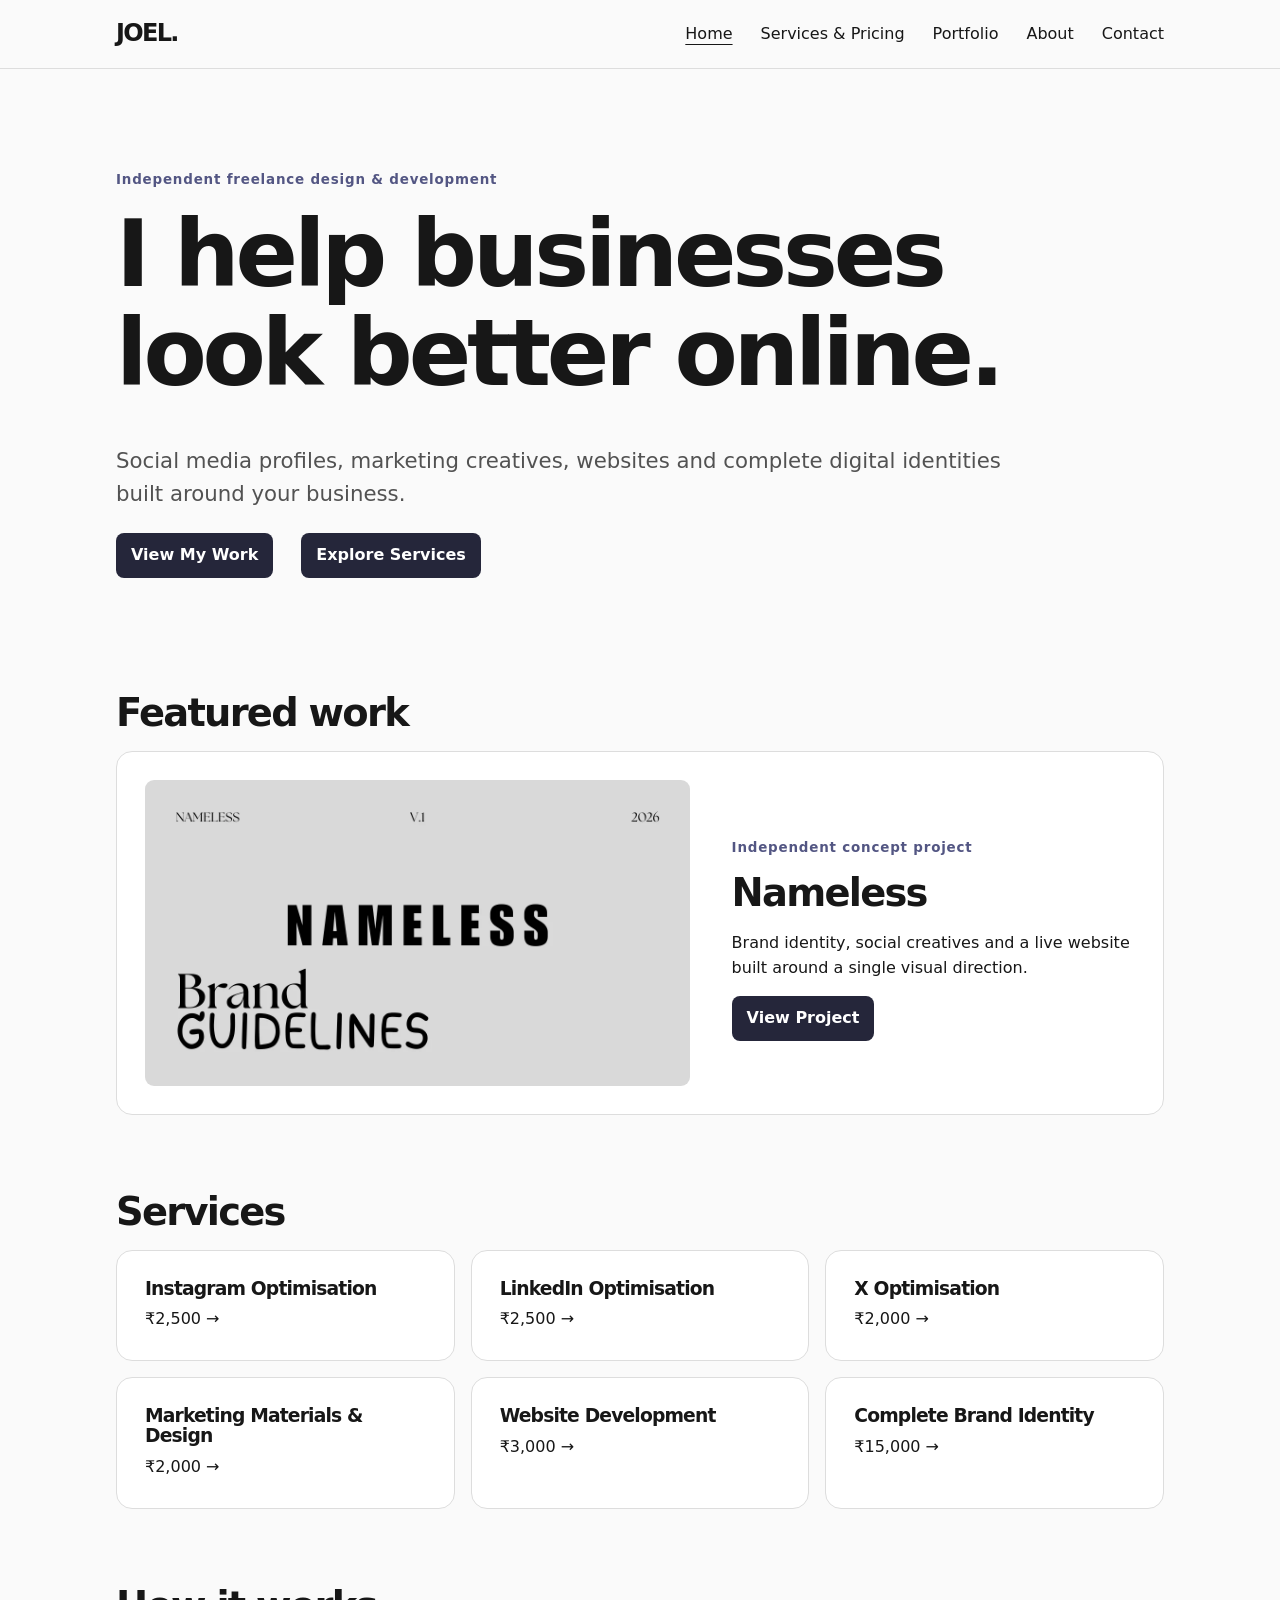
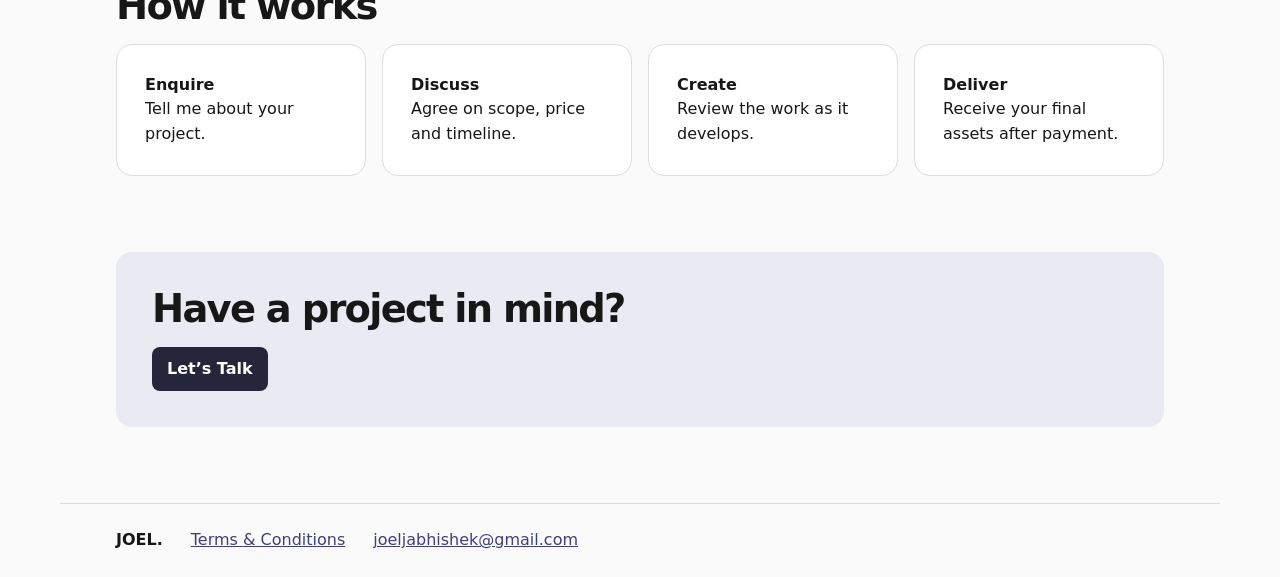
<file: index.html>
<!doctype html><html lang="en"><meta charset="utf-8"><meta name="viewport" content="width=device-width,initial-scale=1"><title>Home | JOEL.</title><link rel="stylesheet" href="joel.css"><header><div class="bar"><a class="logo" href="index.html">JOEL.</a><button type="button" id="menu" aria-expanded="false" aria-controls="nav">Menu</button><nav id="nav" aria-label="Main navigation"><a href="index.html" aria-current="page">Home</a><a href="services.html">Services &amp; Pricing</a><a href="portfolio.html">Portfolio</a><a href="about.html">About</a><a href="contact.html">Contact</a></nav></div></header><main><section class="hero"><p class="eyebrow">Independent freelance design &amp; development</p><h1>I help businesses<br>look better online.</h1><p>Social media profiles, marketing creatives, websites and complete digital identities built around your business.</p><div class="actions"><a class="button" href="portfolio.html">View My Work</a><a class="button" href="services.html">Explore Services</a></div></section><section><h2>Featured work</h2><article class="feature"><img src="nameless-cover.webp" width="720" height="405" alt="Nameless Brand Deck cover"><div><p class="eyebrow">Independent concept project</p><h2>Nameless</h2><p>Brand identity, social creatives and a live website built around a single visual direction.</p><a class="button" href="nameless.html">View Project</a></div></article></section><section><h2>Services</h2><div class="cards"><a class="card" href="services.html#instagram"><h3>Instagram Optimisation</h3><span>₹2,500 →</span></a><a class="card" href="services.html#linkedin"><h3>LinkedIn Optimisation</h3><span>₹2,500 →</span></a><a class="card" href="services.html#x"><h3>X Optimisation</h3><span>₹2,000 →</span></a><a class="card" href="services.html#marketing-design"><h3>Marketing Materials & Design</h3><span>₹2,000 →</span></a><a class="card" href="services.html#website"><h3>Website Development</h3><span>₹3,000 →</span></a><a class="card" href="services.html#brand-identity"><h3>Complete Brand Identity</h3><span>₹15,000 →</span></a></div></section><section><h2>How it works</h2><ol class="steps"><li><b>Enquire</b><br>Tell me about your project.</li><li><b>Discuss</b><br>Agree on scope, price and timeline.</li><li><b>Create</b><br>Review the work as it develops.</li><li><b>Deliver</b><br>Receive your final assets after payment.</li></ol></section><section class="call"><h2>Have a project in mind?</h2><a class="button" href="contact.html">Let’s Talk</a></section></main><footer><strong>JOEL.</strong><a href="terms.html">Terms &amp; Conditions</a><a href="mailto:joeljabhishek@gmail.com">joeljabhishek@gmail.com</a></footer><script src="joel.js" defer></script></html>
</file>
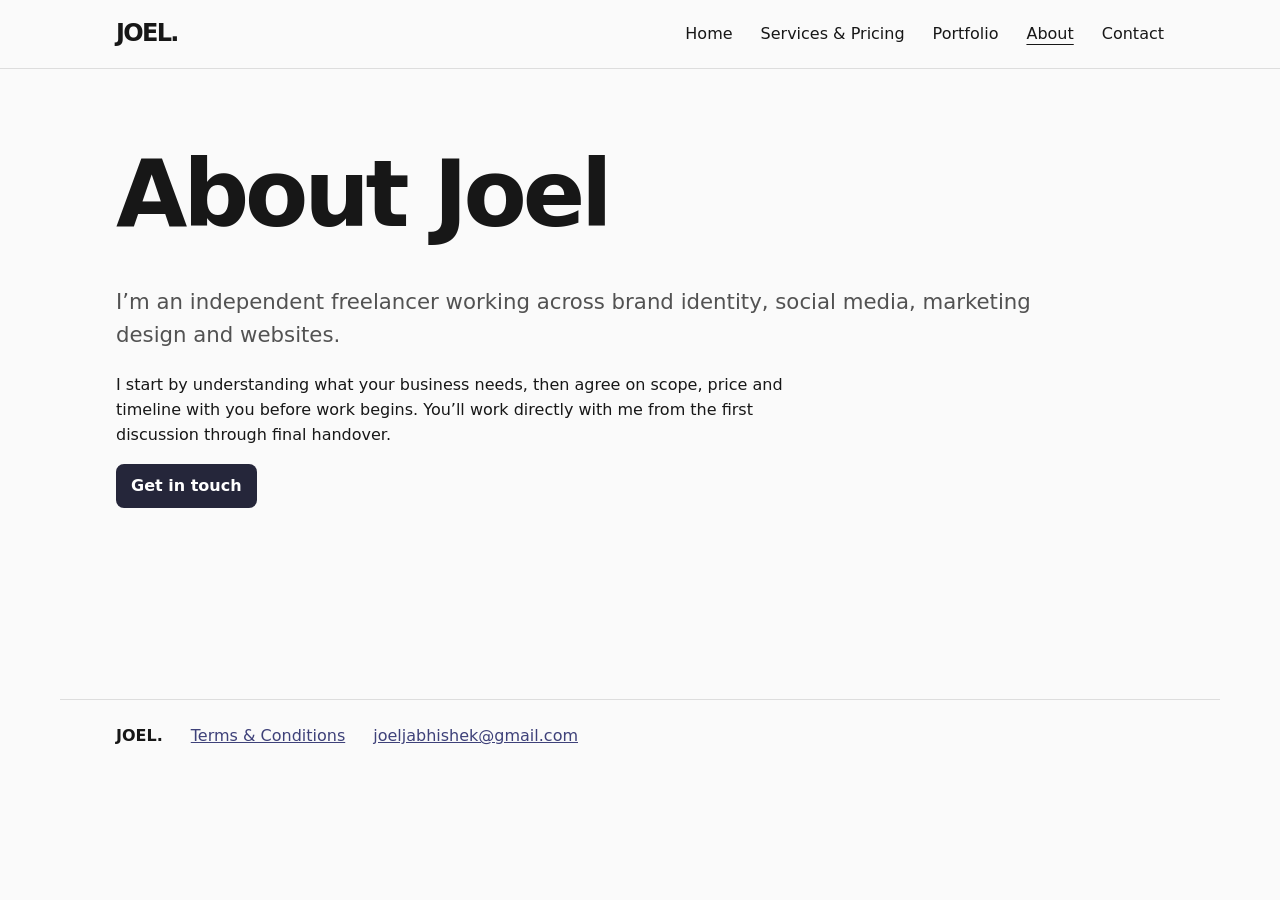
<file: about.html>
<!doctype html><html lang="en"><meta charset="utf-8"><meta name="viewport" content="width=device-width,initial-scale=1"><title>About | JOEL.</title><link rel="stylesheet" href="joel.css"><header><div class="bar"><a class="logo" href="index.html">JOEL.</a><button type="button" id="menu" aria-expanded="false" aria-controls="nav">Menu</button><nav id="nav" aria-label="Main navigation"><a href="index.html">Home</a><a href="services.html">Services &amp; Pricing</a><a href="portfolio.html">Portfolio</a><a href="about.html" aria-current="page">About</a><a href="contact.html">Contact</a></nav></div></header><main><h1>About Joel</h1><p class="intro">I’m an independent freelancer working across brand identity, social media, marketing design and websites.</p><p>I start by understanding what your business needs, then agree on scope, price and timeline with you before work begins. You’ll work directly with me from the first discussion through final handover.</p><a class="button" href="contact.html">Get in touch</a></main><footer><strong>JOEL.</strong><a href="terms.html">Terms &amp; Conditions</a><a href="mailto:joeljabhishek@gmail.com">joeljabhishek@gmail.com</a></footer><script src="joel.js" defer></script></html>
</file>
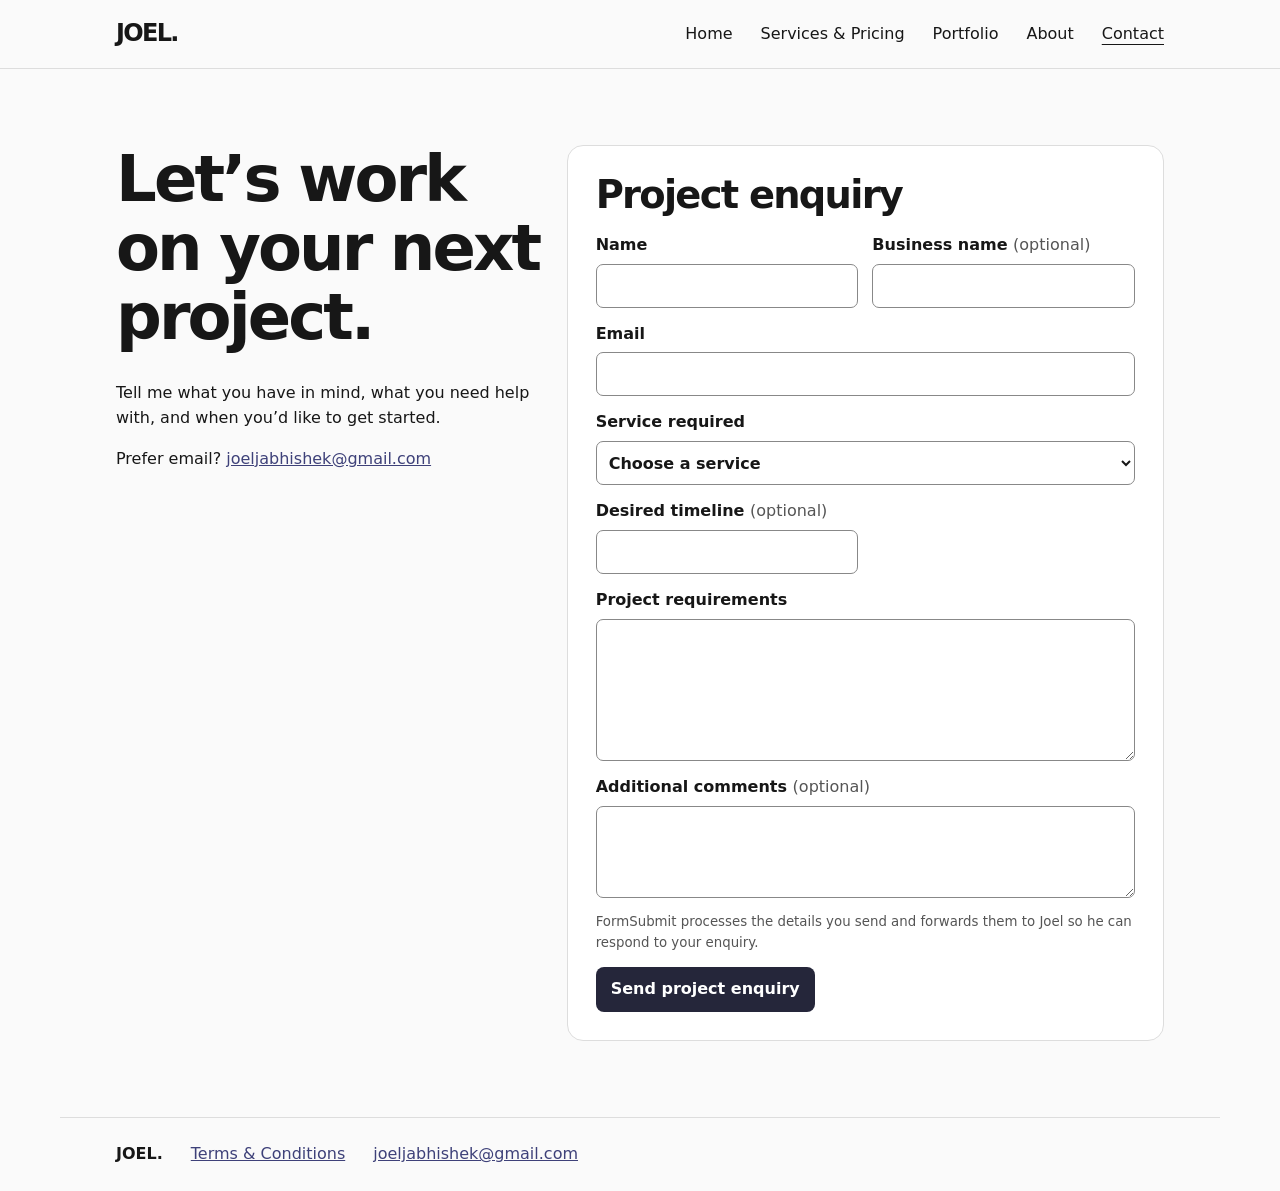
<file: contact.html>
<!doctype html><html lang="en"><meta charset="utf-8"><meta name="viewport" content="width=device-width,initial-scale=1"><title>Contact | JOEL.</title><link rel="stylesheet" href="joel.css"><link rel="stylesheet" href="pricing.css"><header><div class="bar"><a class="logo" href="index.html">JOEL.</a><button type="button" id="menu" aria-expanded="false" aria-controls="nav">Menu</button><nav id="nav" aria-label="Main navigation"><a href="index.html">Home</a><a href="services.html">Services &amp; Pricing</a><a href="portfolio.html">Portfolio</a><a href="about.html">About</a><a href="contact.html" aria-current="page">Contact</a></nav></div></header><main><div class="contact">
<section aria-labelledby="contact-title">
<h1 id="contact-title">Let’s work on your next project.</h1>
<p>Tell me what you have in mind, what you need help with, and when you’d like to get started.</p>
<p>Prefer email? <a href="mailto:joeljabhishek@gmail.com">joeljabhishek@gmail.com</a></p>
</section>
<form method="post" action="https://formsubmit.co/joeljabhishek@gmail.com" aria-labelledby="enquiry-title" aria-describedby="enquiry-privacy" accept-charset="UTF-8">
<h2 id="enquiry-title">Project enquiry</h2>
<input type="hidden" name="_subject" value="New project enquiry for JOEL.">
<input type="hidden" name="_template" value="table">
<div hidden><label>Leave this field blank<input type="text" name="_honey" tabindex="-1" autocomplete="off"></label></div>
<div class="fields">
<label>Name<input name="name" autocomplete="name" required maxlength="100"></label>
<label>Business name <span>(optional)</span><input name="business" autocomplete="organization" maxlength="120"></label>
<label class="full">Email<input name="email" type="email" autocomplete="email" required maxlength="254"></label>
<label class="full">Service required
<select name="service" required><option value="">Choose a service</option><option value="instagram">Instagram Optimisation</option><option value="linkedin">LinkedIn Optimisation</option><option value="x">X Optimisation</option><option value="marketing-design">Marketing Materials & Design</option><option value="website">Website Development</option><option value="brand-identity">Complete Brand Identity</option><option value="custom">Custom project or unsure</option></select></label><div id="quote-fields" class="full calculator" hidden><label hidden><span data-quantity-label></span><input name="quantity" type="number" inputmode="numeric" step="1" disabled></label><dl class="estimate" aria-live="polite"></dl><p class="estimate-note">This is an estimate. Joel will confirm your final quote after reviewing the requirements.</p></div><input name="estimate_summary" type="hidden">
<label>Desired timeline <span>(optional)</span><input name="timeline" maxlength="120"></label>
<label class="full">Project requirements<textarea name="message" rows="5" required maxlength="4000"></textarea></label><label class="full">Additional comments <span>(optional)</span><textarea name="comments" rows="3" maxlength="2000"></textarea></label>
</div>
<small id="enquiry-privacy">FormSubmit processes the details you send and forwards them to Joel so he can respond to your enquiry.</small>
<button type="submit">Send project enquiry</button>
</form>
</div></main><footer><strong>JOEL.</strong><a href="terms.html">Terms &amp; Conditions</a><a href="mailto:joeljabhishek@gmail.com">joeljabhishek@gmail.com</a></footer><script src="joel.js" defer></script><script src="pricing.js" defer></script><script src="pricing-ui.js" defer></script></html>
</file>
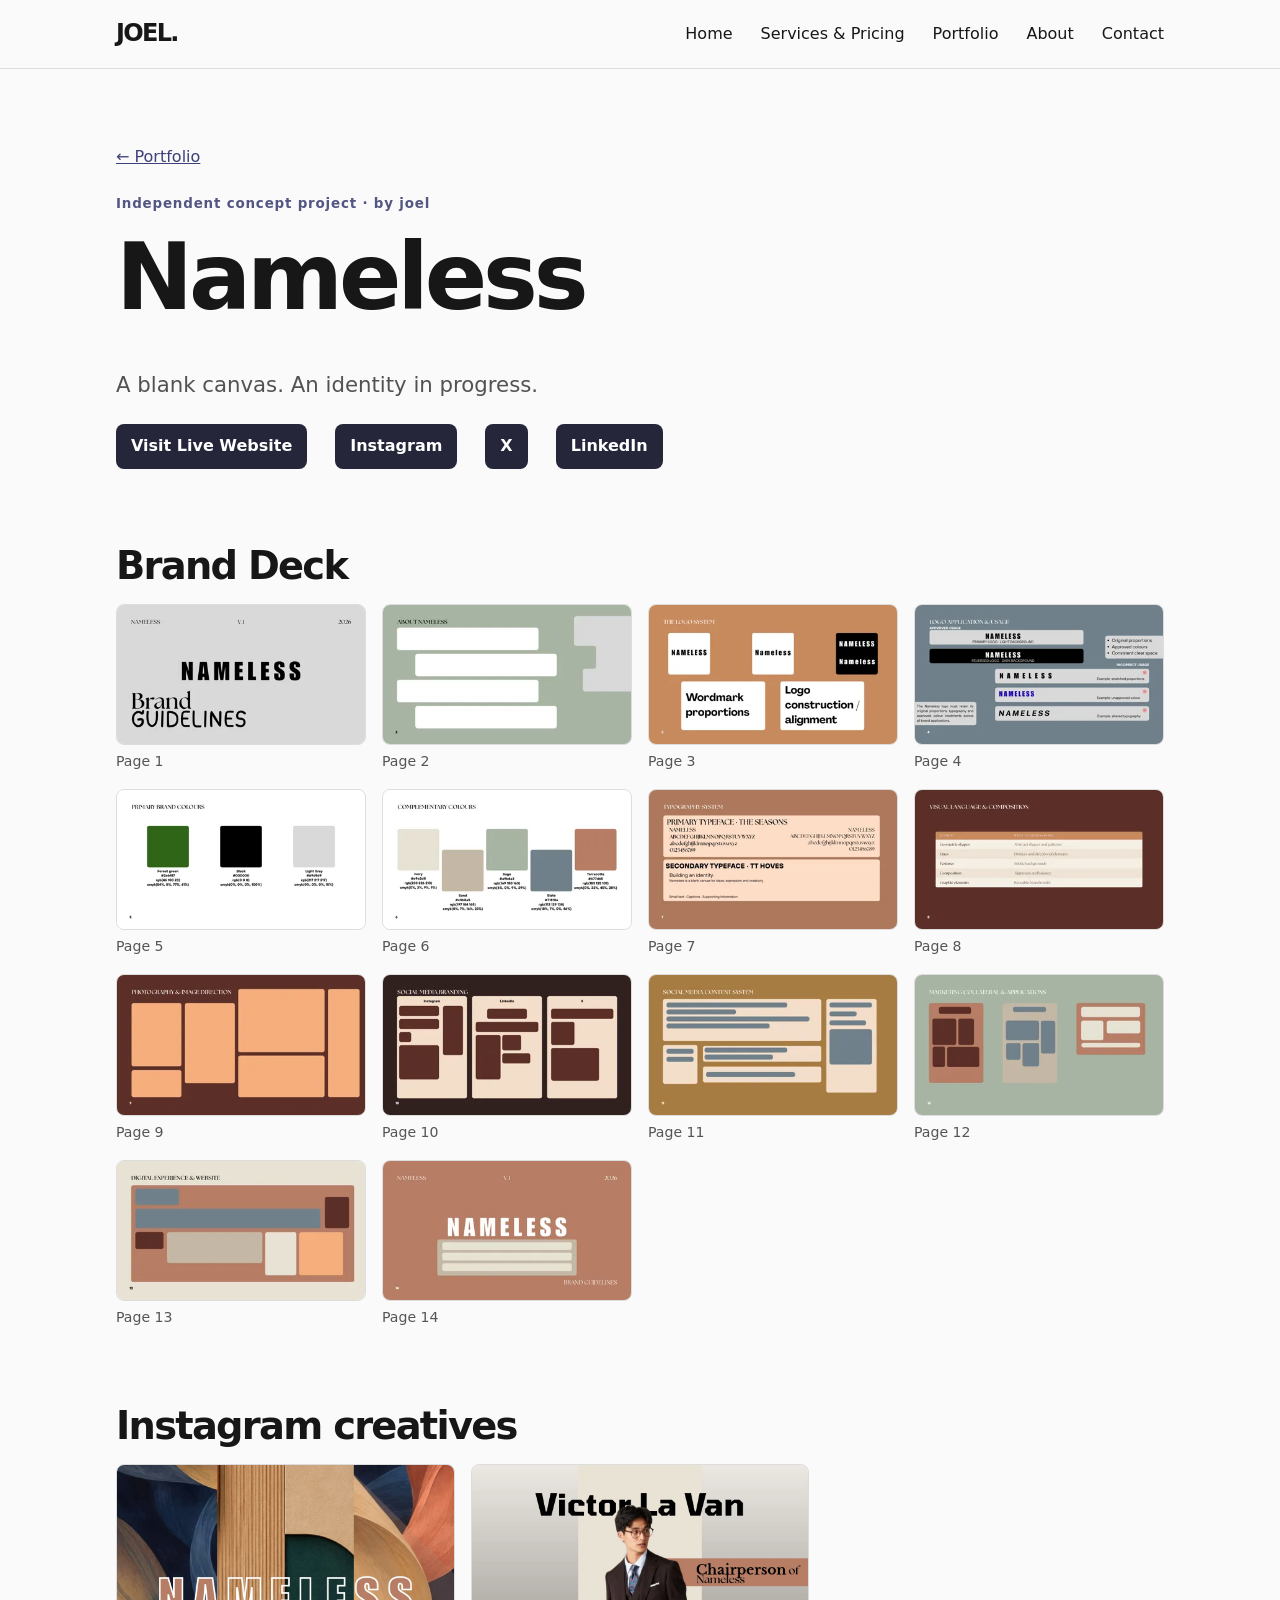
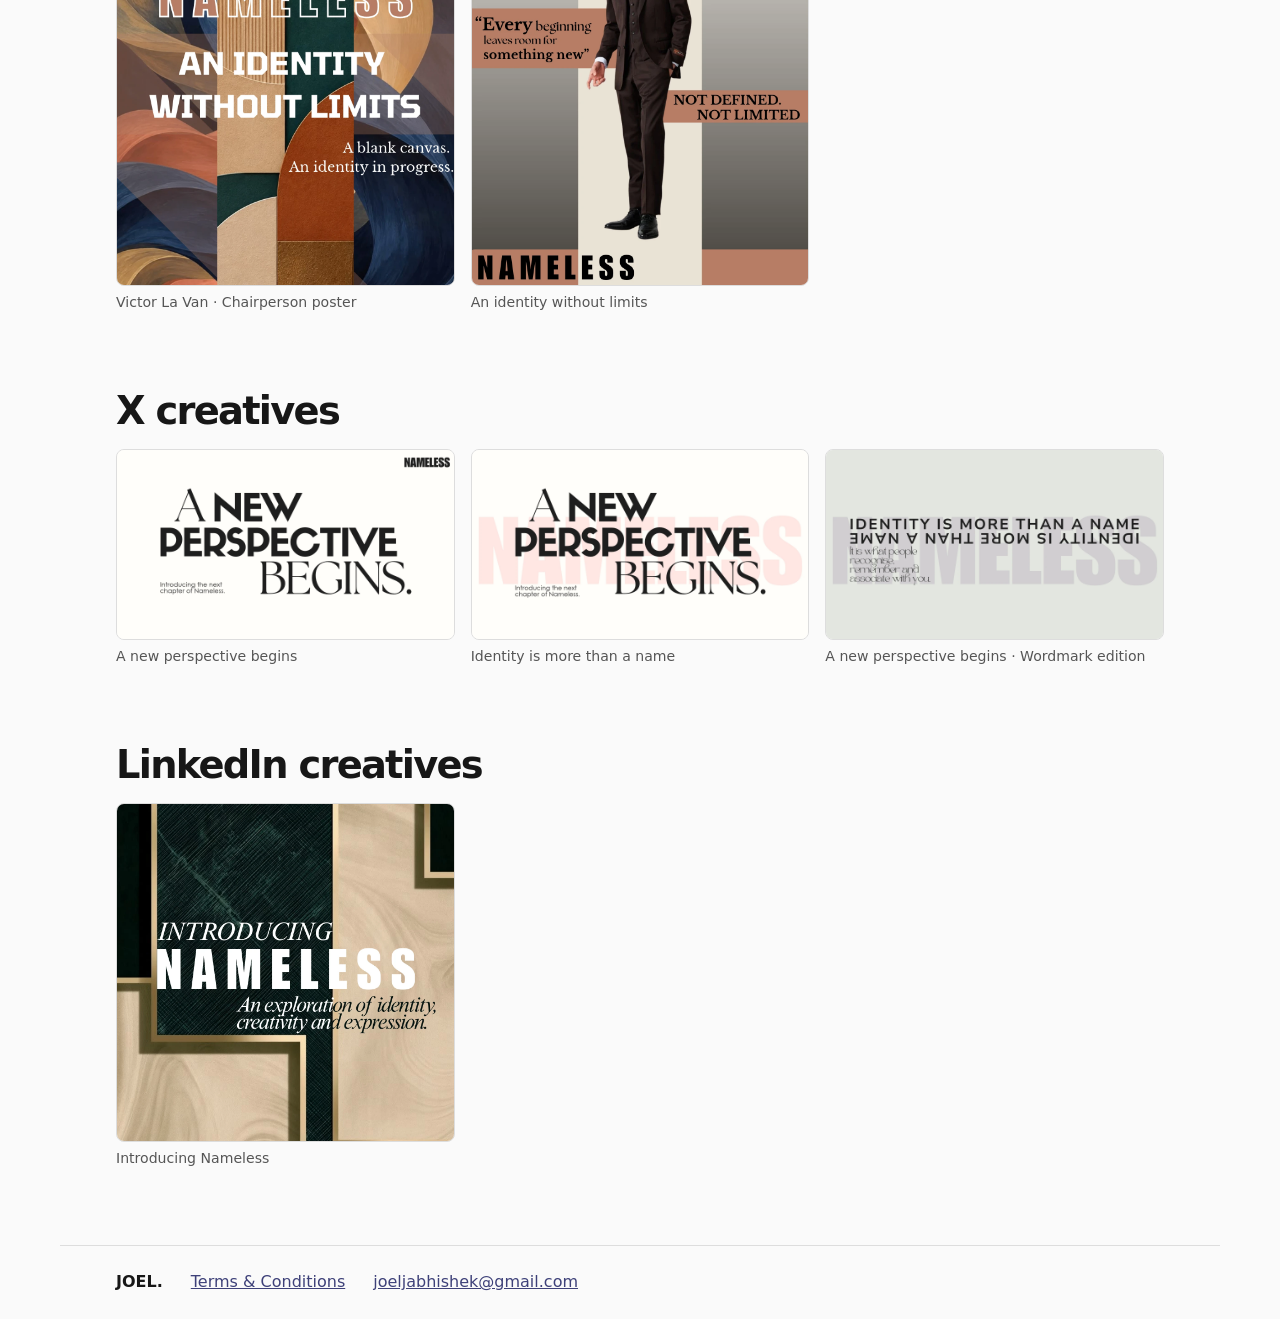
<file: nameless.html>
<!doctype html><html lang="en"><meta charset="utf-8"><meta name="viewport" content="width=device-width,initial-scale=1"><title>Nameless | JOEL.</title><link rel="stylesheet" href="joel.css"><header><div class="bar"><a class="logo" href="index.html">JOEL.</a><button type="button" id="menu" aria-expanded="false" aria-controls="nav">Menu</button><nav id="nav" aria-label="Main navigation"><a href="index.html">Home</a><a href="services.html">Services &amp; Pricing</a><a href="portfolio.html">Portfolio</a><a href="about.html">About</a><a href="contact.html">Contact</a></nav></div></header><main><a href="portfolio.html">← Portfolio</a><section class="project-hero"><p class="eyebrow">Independent concept project · by joel</p><h1>Nameless</h1><p class="intro">A blank canvas. An identity in progress.</p><div class="actions"><a class="button" href="https://namelessnco.github.io/portfolio-project/" target="_blank" rel="noopener noreferrer">Visit Live Website</a><a class="button" href="https://www.instagram.com/nameless_n_co/" target="_blank" rel="noopener noreferrer">Instagram</a><a class="button" href="https://x.com/nameless_n_co" target="_blank" rel="noopener noreferrer">X</a><a class="button" href="https://www.linkedin.com/company/namelessnco/people/" target="_blank" rel="noopener noreferrer">LinkedIn</a></div></section><section><h2>Brand Deck</h2><div class="gallery"><figure><a href="nameless-deck-01.webp" data-gallery aria-label="Enlarge Page 1"><img loading="lazy" src="nameless-thumb-01.webp" width="400" height="225" alt="Nameless Brand Deck page 1"></a><figcaption>Page 1</figcaption></figure><figure><a href="nameless-deck-02.webp" data-gallery aria-label="Enlarge Page 2"><img loading="lazy" src="nameless-thumb-02.webp" width="400" height="225" alt="Nameless Brand Deck page 2"></a><figcaption>Page 2</figcaption></figure><figure><a href="nameless-deck-03.webp" data-gallery aria-label="Enlarge Page 3"><img loading="lazy" src="nameless-thumb-03.webp" width="400" height="225" alt="Nameless Brand Deck page 3"></a><figcaption>Page 3</figcaption></figure><figure><a href="nameless-deck-04.webp" data-gallery aria-label="Enlarge Page 4"><img loading="lazy" src="nameless-thumb-04.webp" width="400" height="225" alt="Nameless Brand Deck page 4"></a><figcaption>Page 4</figcaption></figure><figure><a href="nameless-deck-05.webp" data-gallery aria-label="Enlarge Page 5"><img loading="lazy" src="nameless-thumb-05.webp" width="400" height="225" alt="Nameless Brand Deck page 5"></a><figcaption>Page 5</figcaption></figure><figure><a href="nameless-deck-06.webp" data-gallery aria-label="Enlarge Page 6"><img loading="lazy" src="nameless-thumb-06.webp" width="400" height="225" alt="Nameless Brand Deck page 6"></a><figcaption>Page 6</figcaption></figure><figure><a href="nameless-deck-07.webp" data-gallery aria-label="Enlarge Page 7"><img loading="lazy" src="nameless-thumb-07.webp" width="400" height="225" alt="Nameless Brand Deck page 7"></a><figcaption>Page 7</figcaption></figure><figure><a href="nameless-deck-08.webp" data-gallery aria-label="Enlarge Page 8"><img loading="lazy" src="nameless-thumb-08.webp" width="400" height="225" alt="Nameless Brand Deck page 8"></a><figcaption>Page 8</figcaption></figure><figure><a href="nameless-deck-09.webp" data-gallery aria-label="Enlarge Page 9"><img loading="lazy" src="nameless-thumb-09.webp" width="400" height="225" alt="Nameless Brand Deck page 9"></a><figcaption>Page 9</figcaption></figure><figure><a href="nameless-deck-10.webp" data-gallery aria-label="Enlarge Page 10"><img loading="lazy" src="nameless-thumb-10.webp" width="400" height="225" alt="Nameless Brand Deck page 10"></a><figcaption>Page 10</figcaption></figure><figure><a href="nameless-deck-11.webp" data-gallery aria-label="Enlarge Page 11"><img loading="lazy" src="nameless-thumb-11.webp" width="400" height="225" alt="Nameless Brand Deck page 11"></a><figcaption>Page 11</figcaption></figure><figure><a href="nameless-deck-12.webp" data-gallery aria-label="Enlarge Page 12"><img loading="lazy" src="nameless-thumb-12.webp" width="400" height="225" alt="Nameless Brand Deck page 12"></a><figcaption>Page 12</figcaption></figure><figure><a href="nameless-deck-13.webp" data-gallery aria-label="Enlarge Page 13"><img loading="lazy" src="nameless-thumb-13.webp" width="400" height="225" alt="Nameless Brand Deck page 13"></a><figcaption>Page 13</figcaption></figure><figure><a href="nameless-deck-14.webp" data-gallery aria-label="Enlarge Page 14"><img loading="lazy" src="nameless-thumb-14.webp" width="400" height="225" alt="Nameless Brand Deck page 14"></a><figcaption>Page 14</figcaption></figure></div></section><section><h2>Instagram creatives</h2><div class="gallery social"><figure><a href="insta1.webp" data-gallery aria-label="Enlarge Victor La Van · Chairperson poster"><img loading="lazy" src="insta1.webp" alt="Victor La Van · Chairperson poster"></a><figcaption>Victor La Van · Chairperson poster</figcaption></figure><figure><a href="insta2.webp" data-gallery aria-label="Enlarge An identity without limits"><img loading="lazy" src="insta2.webp" alt="An identity without limits"></a><figcaption>An identity without limits</figcaption></figure></div></section><section><h2>X creatives</h2><div class="gallery social"><figure><a href="twitter1.webp" data-gallery aria-label="Enlarge A new perspective begins"><img loading="lazy" src="twitter1.webp" alt="A new perspective begins"></a><figcaption>A new perspective begins</figcaption></figure><figure><a href="twitter2.webp" data-gallery aria-label="Enlarge Identity is more than a name"><img loading="lazy" src="twitter2.webp" alt="Identity is more than a name"></a><figcaption>Identity is more than a name</figcaption></figure><figure><a href="twitter3.webp" data-gallery aria-label="Enlarge A new perspective begins · Wordmark edition"><img loading="lazy" src="twitter3.webp" alt="A new perspective begins · Wordmark edition"></a><figcaption>A new perspective begins · Wordmark edition</figcaption></figure></div></section><section><h2>LinkedIn creatives</h2><div class="gallery social"><figure><a href="likedin.webp" data-gallery aria-label="Enlarge Introducing Nameless"><img loading="lazy" src="likedin.webp" alt="Introducing Nameless"></a><figcaption>Introducing Nameless</figcaption></figure></div></section><dialog id="lightbox" aria-label="Enlarged portfolio image"><button type="button" id="close-gallery" aria-label="Close image">Close ×</button><img alt=""></dialog></main><footer><strong>JOEL.</strong><a href="terms.html">Terms &amp; Conditions</a><a href="mailto:joeljabhishek@gmail.com">joeljabhishek@gmail.com</a></footer><script src="joel.js" defer></script></html>
</file>
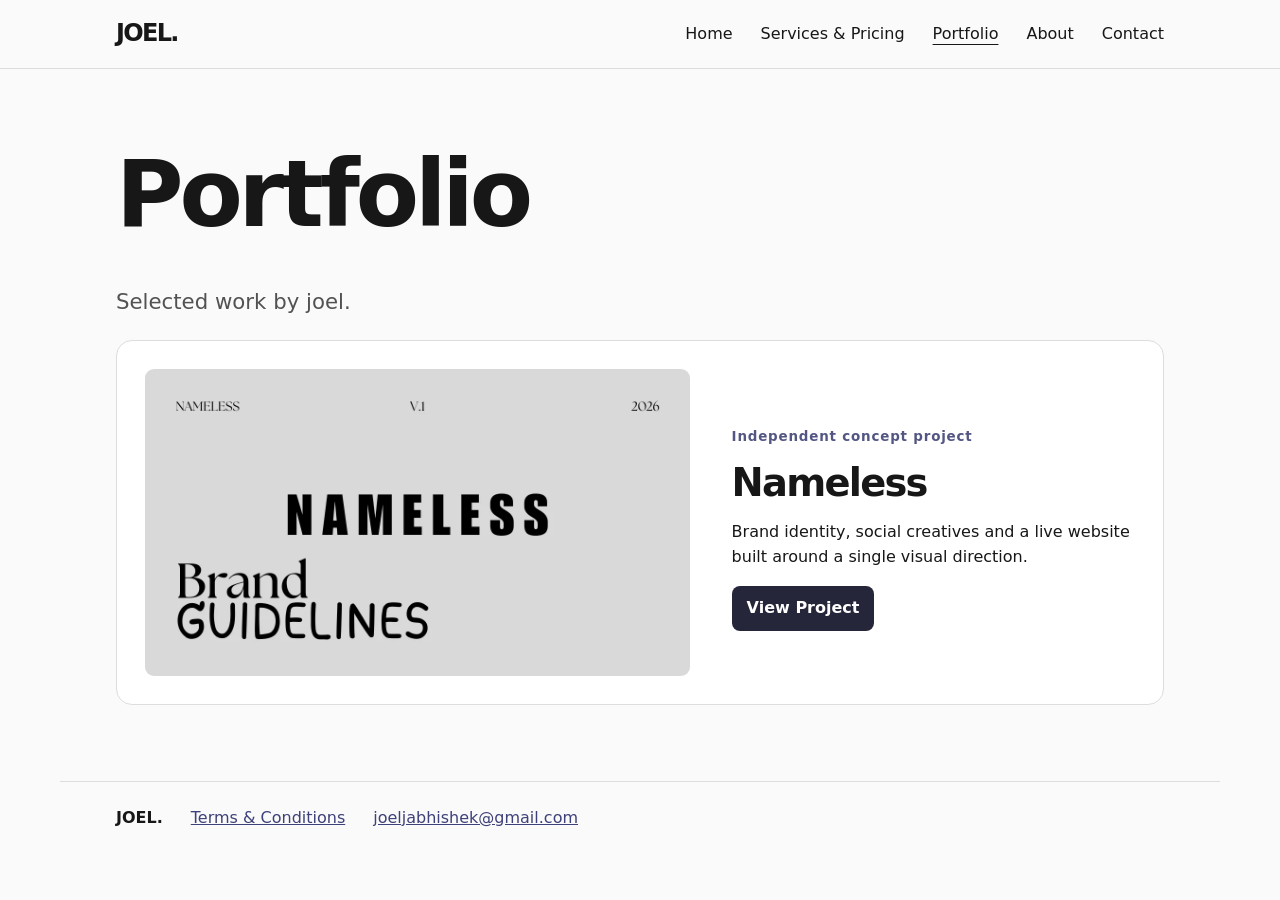
<file: portfolio.html>
<!doctype html><html lang="en"><meta charset="utf-8"><meta name="viewport" content="width=device-width,initial-scale=1"><title>Portfolio | JOEL.</title><link rel="stylesheet" href="joel.css"><header><div class="bar"><a class="logo" href="index.html">JOEL.</a><button type="button" id="menu" aria-expanded="false" aria-controls="nav">Menu</button><nav id="nav" aria-label="Main navigation"><a href="index.html">Home</a><a href="services.html">Services &amp; Pricing</a><a href="portfolio.html" aria-current="page">Portfolio</a><a href="about.html">About</a><a href="contact.html">Contact</a></nav></div></header><main><h1>Portfolio</h1><p class="intro">Selected work by joel.</p><article class="feature"><img src="nameless-cover.webp" width="720" height="405" alt="Nameless Brand Deck cover"><div><p class="eyebrow">Independent concept project</p><h2>Nameless</h2><p>Brand identity, social creatives and a live website built around a single visual direction.</p><a class="button" href="nameless.html">View Project</a></div></article></main><footer><strong>JOEL.</strong><a href="terms.html">Terms &amp; Conditions</a><a href="mailto:joeljabhishek@gmail.com">joeljabhishek@gmail.com</a></footer><script src="joel.js" defer></script></html>
</file>
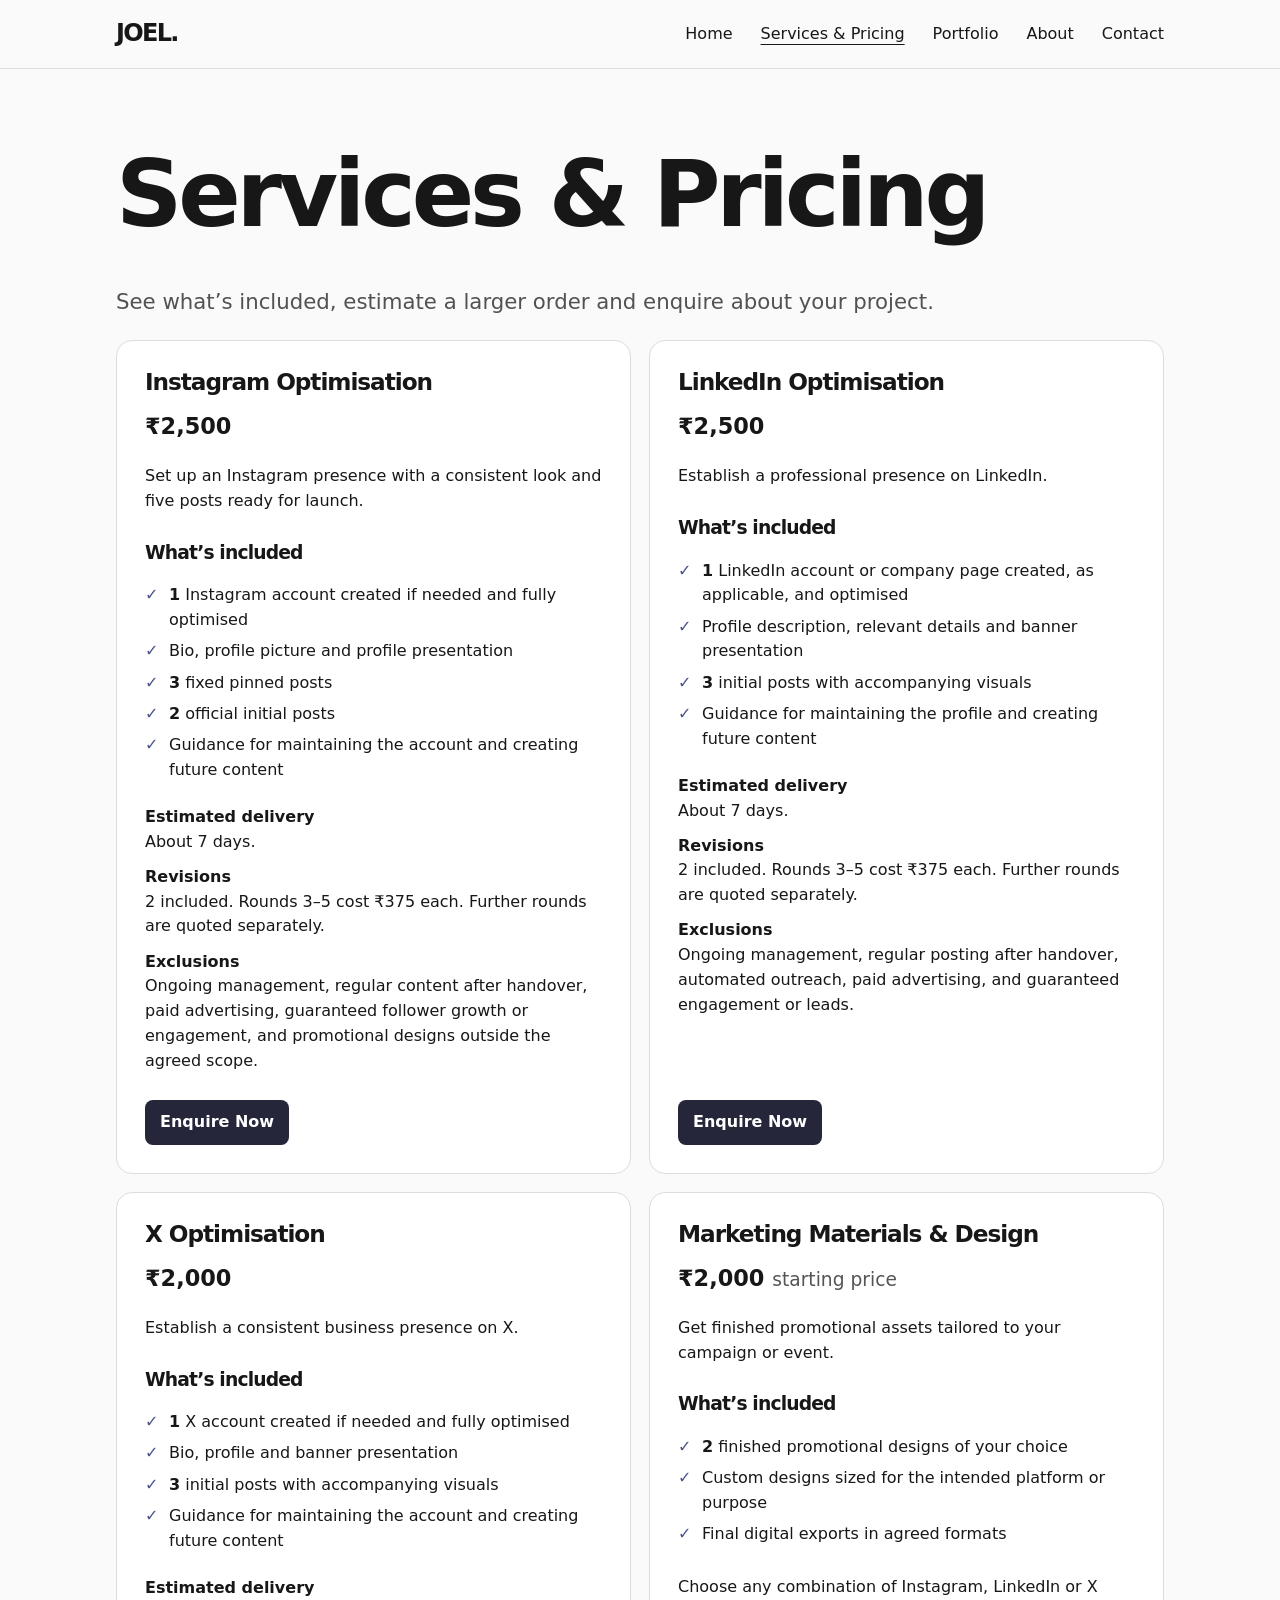
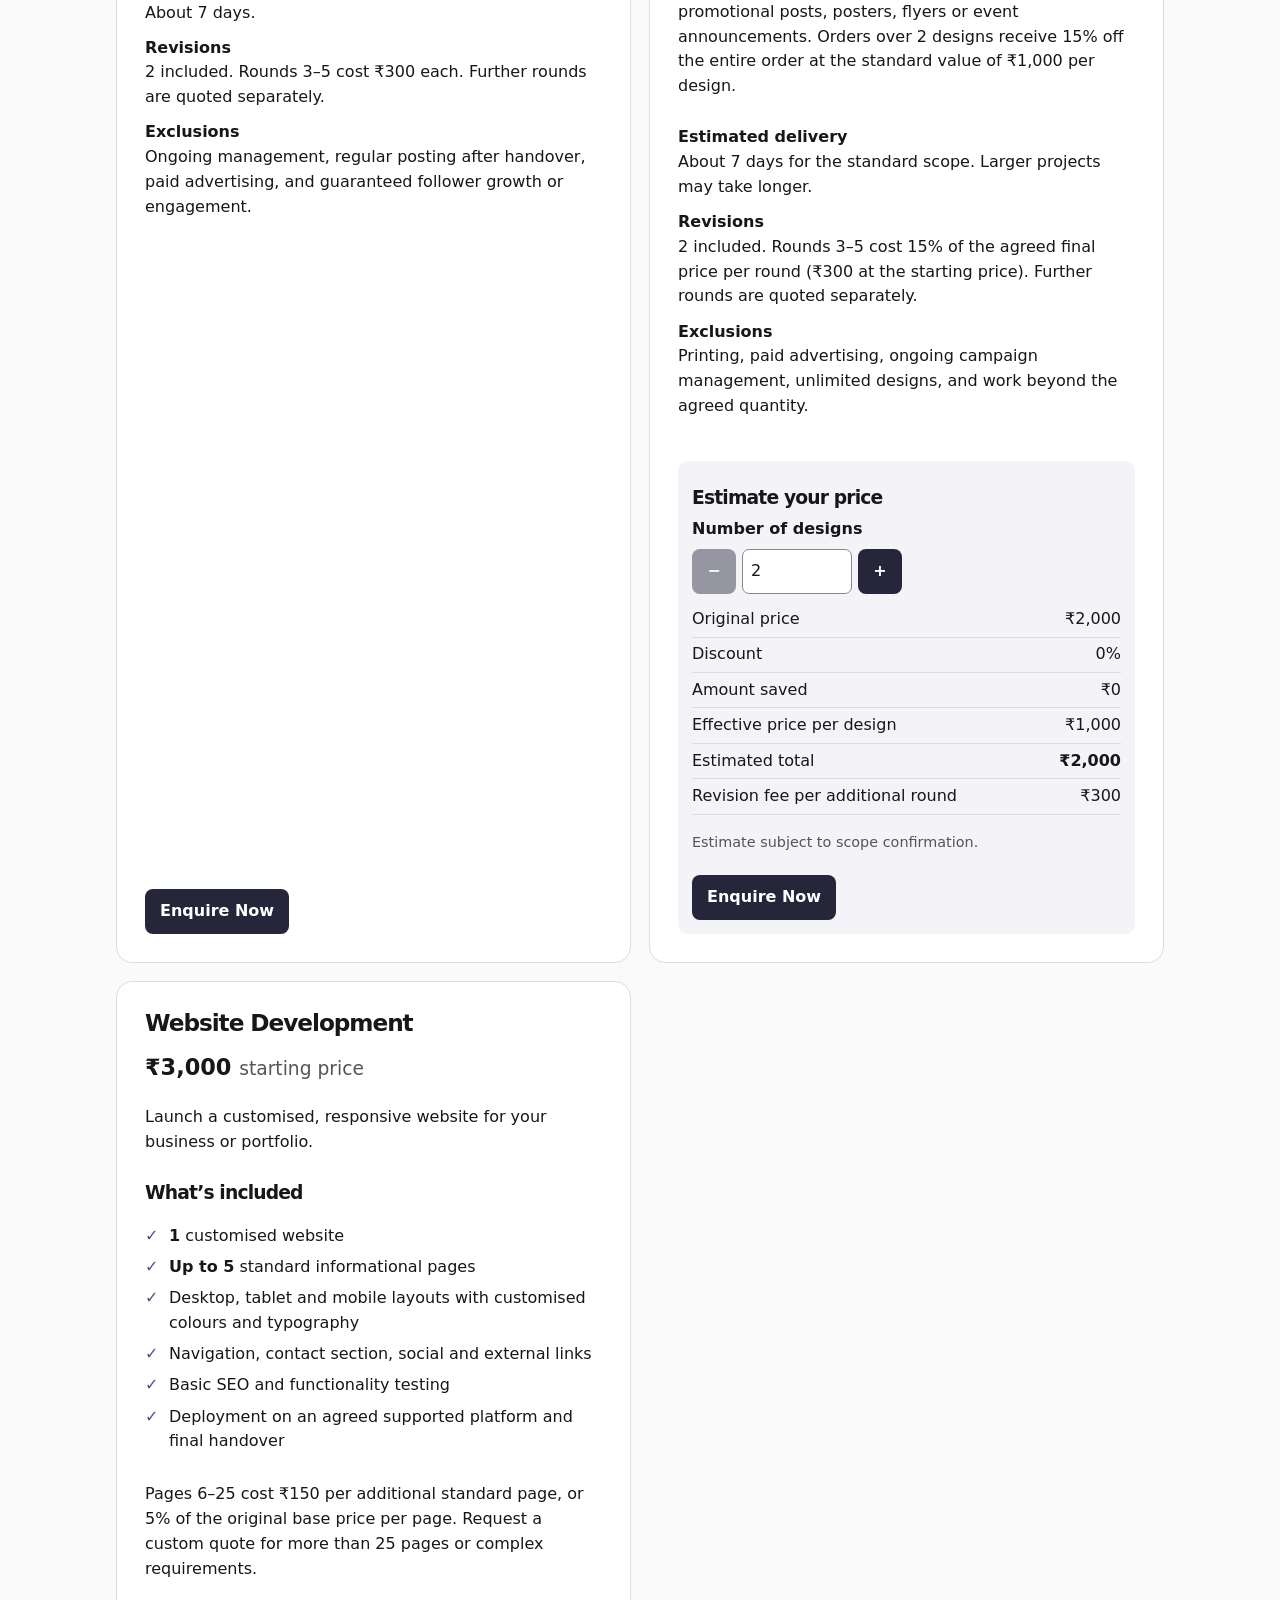
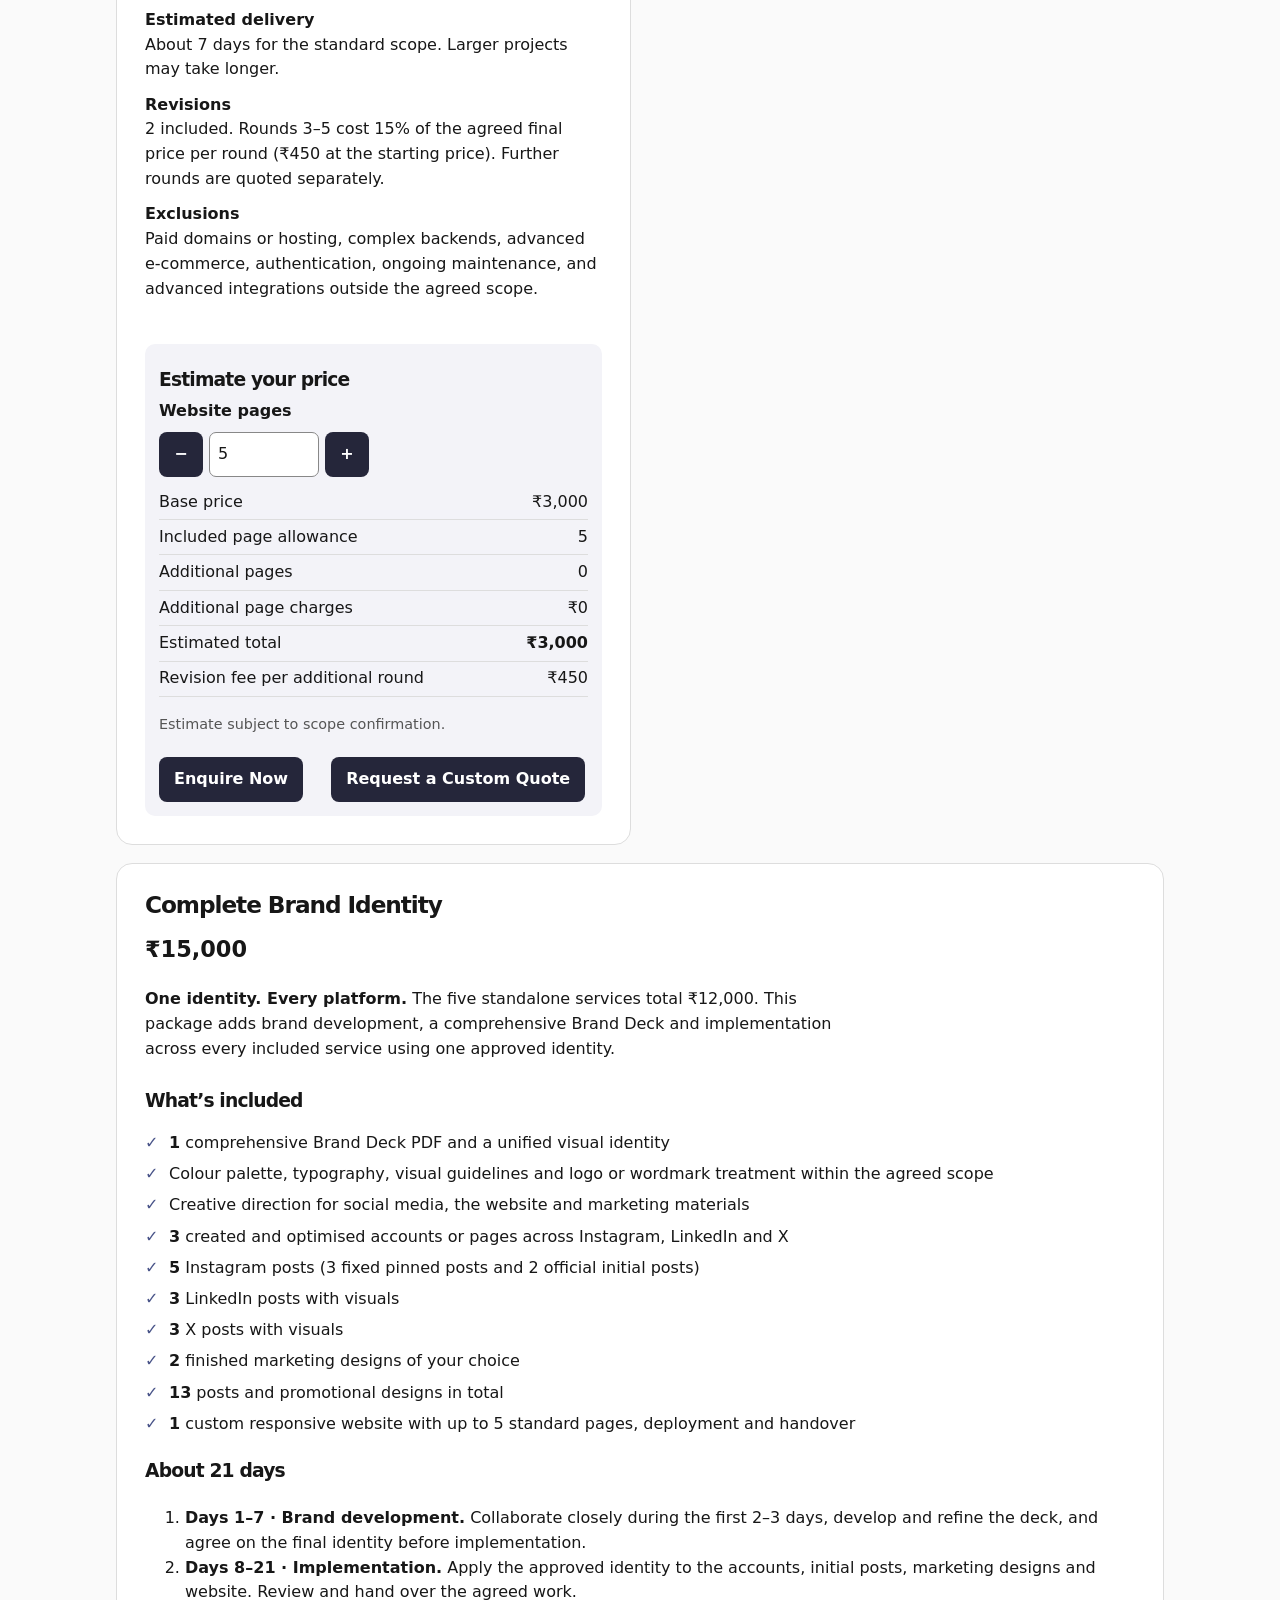
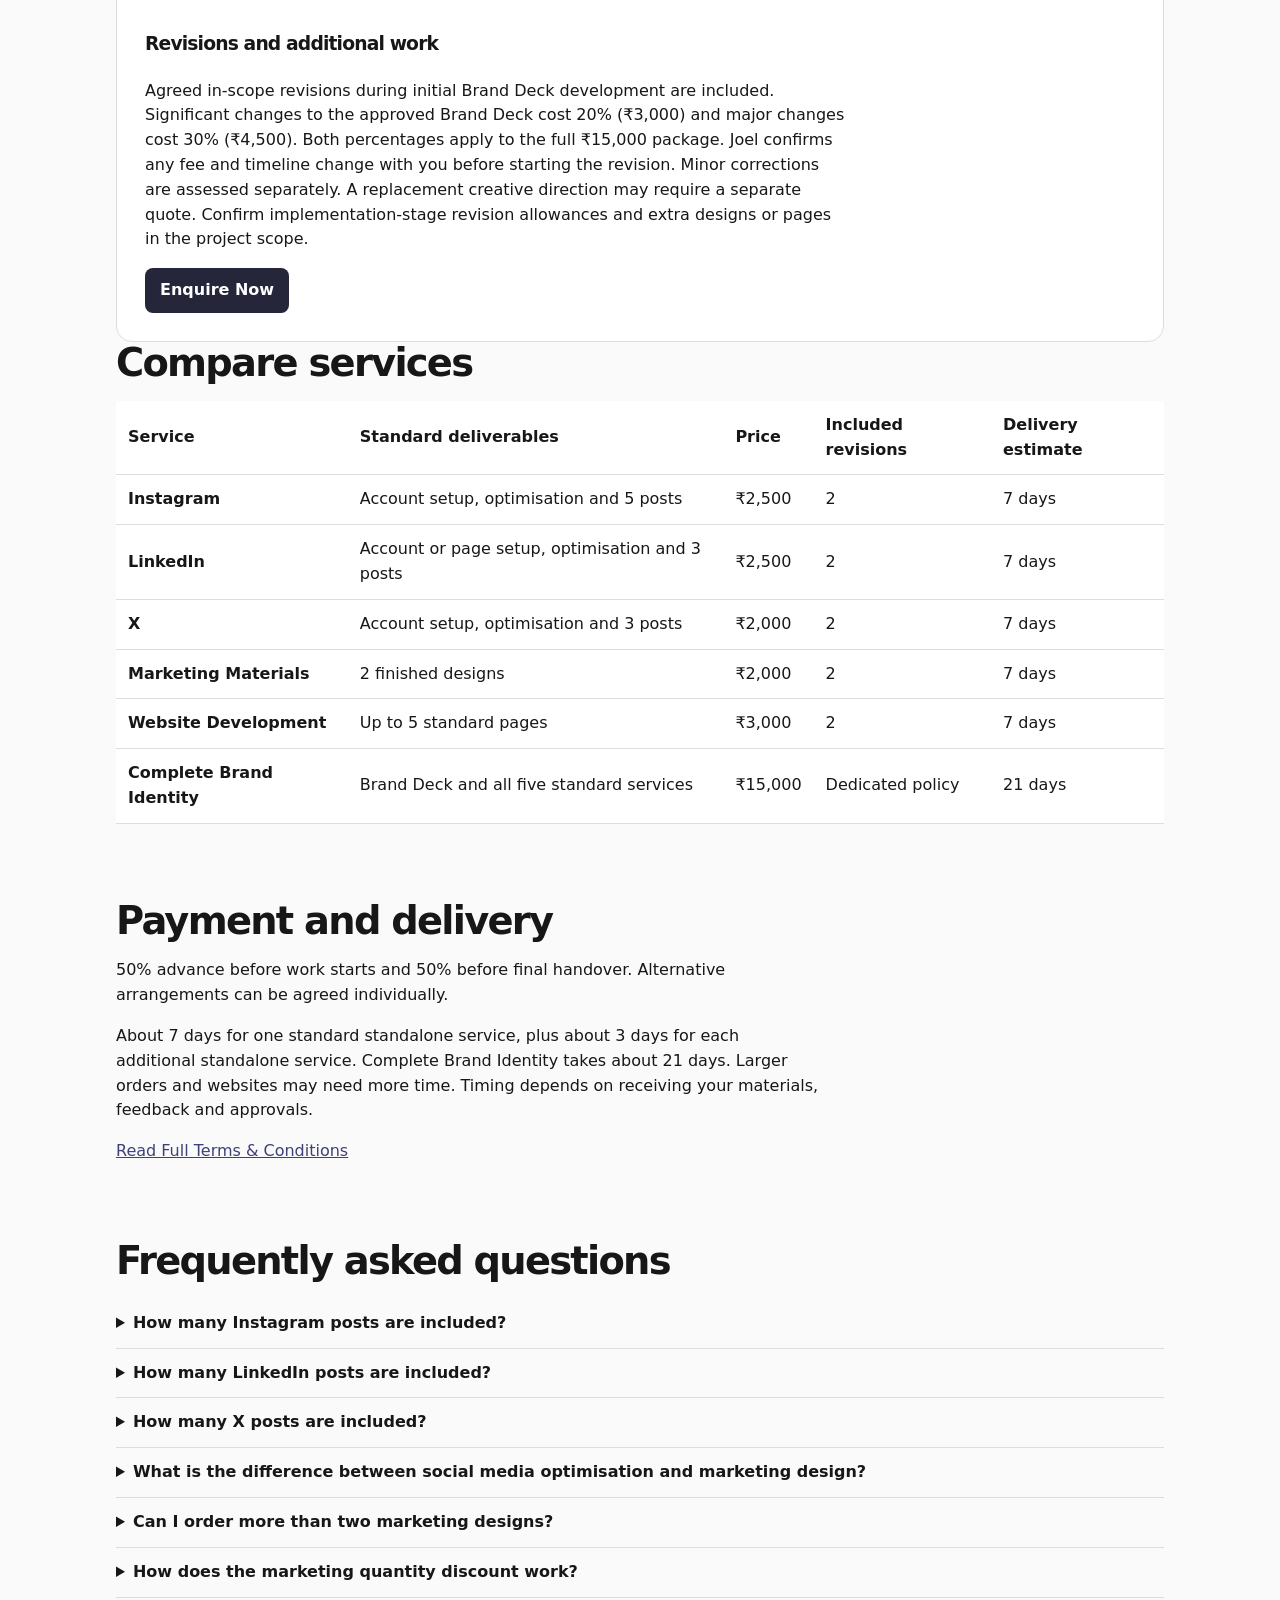
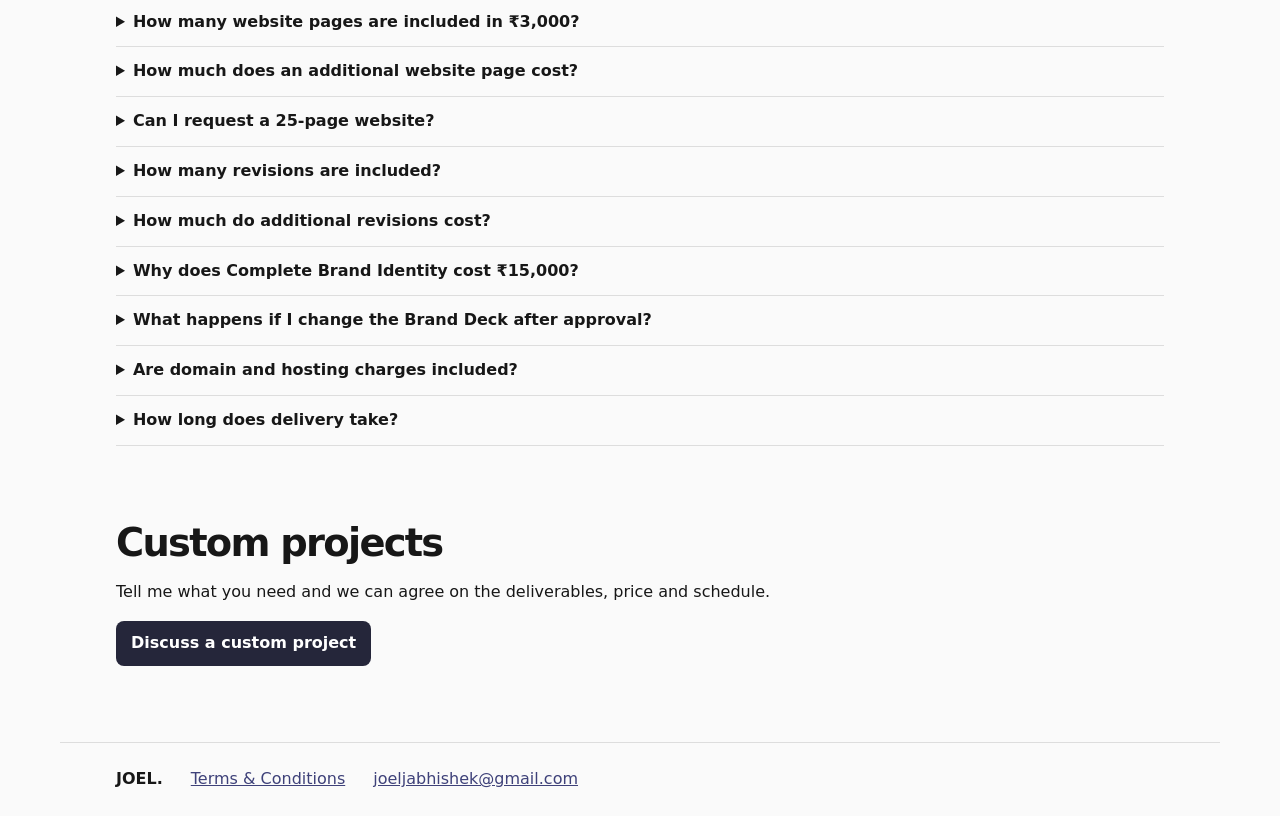
<file: services.html>
<!doctype html><html lang="en"><meta charset="utf-8"><meta name="viewport" content="width=device-width,initial-scale=1"><title>Services &amp; Pricing | JOEL.</title><link rel="stylesheet" href="joel.css"><link rel="stylesheet" href="pricing.css"><header><div class="bar"><a class="logo" href="index.html">JOEL.</a><button type="button" id="menu" aria-expanded="false" aria-controls="nav">Menu</button><nav id="nav" aria-label="Main navigation"><a href="index.html">Home</a><a href="services.html" aria-current="page">Services &amp; Pricing</a><a href="portfolio.html">Portfolio</a><a href="about.html">About</a><a href="contact.html">Contact</a></nav></div></header><main><h1>Services &amp; Pricing</h1><p class="intro">See what’s included, estimate a larger order and enquire about your project.</p><div class="service-catalogue"><article class="card service-card" id="instagram"><h2>Instagram Optimisation</h2><p class="price">₹2,500</p><p>Set up an Instagram presence with a consistent look and five posts ready for launch.</p><h3>What’s included</h3><ul class="included"><li><strong>1</strong> Instagram account created if needed and fully optimised</li><li>Bio, profile picture and profile presentation</li><li><strong>3</strong> fixed pinned posts</li><li><strong>2</strong> official initial posts</li><li>Guidance for maintaining the account and creating future content</li></ul><dl class="service-facts"><div><dt>Estimated delivery</dt><dd>About 7 days.</dd></div><div><dt>Revisions</dt><dd>2 included. Rounds 3–5 cost ₹375 each. Further rounds are quoted separately.</dd></div><div><dt>Exclusions</dt><dd>Ongoing management, regular content after handover, paid advertising, guaranteed follower growth or engagement, and promotional designs outside the agreed scope.</dd></div></dl><a class="button" href="contact.html?service=instagram" >Enquire Now</a></article><article class="card service-card" id="linkedin"><h2>LinkedIn Optimisation</h2><p class="price">₹2,500</p><p>Establish a professional presence on LinkedIn.</p><h3>What’s included</h3><ul class="included"><li><strong>1</strong> LinkedIn account or company page created, as applicable, and optimised</li><li>Profile description, relevant details and banner presentation</li><li><strong>3</strong> initial posts with accompanying visuals</li><li>Guidance for maintaining the profile and creating future content</li></ul><dl class="service-facts"><div><dt>Estimated delivery</dt><dd>About 7 days.</dd></div><div><dt>Revisions</dt><dd>2 included. Rounds 3–5 cost ₹375 each. Further rounds are quoted separately.</dd></div><div><dt>Exclusions</dt><dd>Ongoing management, regular posting after handover, automated outreach, paid advertising, and guaranteed engagement or leads.</dd></div></dl><a class="button" href="contact.html?service=linkedin" >Enquire Now</a></article><article class="card service-card" id="x"><h2>X Optimisation</h2><p class="price">₹2,000</p><p>Establish a consistent business presence on X.</p><h3>What’s included</h3><ul class="included"><li><strong>1</strong> X account created if needed and fully optimised</li><li>Bio, profile and banner presentation</li><li><strong>3</strong> initial posts with accompanying visuals</li><li>Guidance for maintaining the account and creating future content</li></ul><dl class="service-facts"><div><dt>Estimated delivery</dt><dd>About 7 days.</dd></div><div><dt>Revisions</dt><dd>2 included. Rounds 3–5 cost ₹300 each. Further rounds are quoted separately.</dd></div><div><dt>Exclusions</dt><dd>Ongoing management, regular posting after handover, paid advertising, and guaranteed follower growth or engagement.</dd></div></dl><a class="button" href="contact.html?service=x" >Enquire Now</a></article><article class="card service-card" id="marketing-design"><h2>Marketing Materials & Design</h2><p class="price">₹2,000 <small>starting price</small></p><p>Get finished promotional assets tailored to your campaign or event.</p><h3>What’s included</h3><ul class="included"><li><strong>2</strong> finished promotional designs of your choice</li><li>Custom designs sized for the intended platform or purpose</li><li>Final digital exports in agreed formats</li></ul><p>Choose any combination of Instagram, LinkedIn or X promotional posts, posters, flyers or event announcements. Orders over 2 designs receive 15% off the entire order at the standard value of ₹1,000 per design.</p><dl class="service-facts"><div><dt>Estimated delivery</dt><dd>About 7 days for the standard scope. Larger projects may take longer.</dd></div><div><dt>Revisions</dt><dd>2 included. Rounds 3–5 cost 15% of the agreed final price per round (₹300 at the starting price). Further rounds are quoted separately.</dd></div><div><dt>Exclusions</dt><dd>Printing, paid advertising, ongoing campaign management, unlimited designs, and work beyond the agreed quantity.</dd></div></dl><section class="calculator" data-calculator="marketing-design"><h3>Estimate your price</h3><label for="marketing-design-quantity">Number of designs</label><div class="quantity-controls"><button type="button" data-step="-1" aria-label="Decrease number of designs">−</button><input id="marketing-design-quantity" type="number" inputmode="numeric" step="1" min="2"  value="2"><button type="button" data-step="1" aria-label="Increase number of designs">+</button></div><p data-note role="status"></p><dl class="estimate" aria-live="polite"></dl><p class="estimate-note">Estimate subject to scope confirmation.</p><div class="actions"><a class="button" href="contact.html?service=marketing-design" data-enquire>Enquire Now</a></div></section></article><article class="card service-card" id="website"><h2>Website Development</h2><p class="price">₹3,000 <small>starting price</small></p><p>Launch a customised, responsive website for your business or portfolio.</p><h3>What’s included</h3><ul class="included"><li><strong>1</strong> customised website</li><li><strong>Up to 5</strong> standard informational pages</li><li>Desktop, tablet and mobile layouts with customised colours and typography</li><li>Navigation, contact section, social and external links</li><li>Basic SEO and functionality testing</li><li>Deployment on an agreed supported platform and final handover</li></ul><p>Pages 6–25 cost ₹150 per additional standard page, or 5% of the original base price per page. Request a custom quote for more than 25 pages or complex requirements.</p><dl class="service-facts"><div><dt>Estimated delivery</dt><dd>About 7 days for the standard scope. Larger projects may take longer.</dd></div><div><dt>Revisions</dt><dd>2 included. Rounds 3–5 cost 15% of the agreed final price per round (₹450 at the starting price). Further rounds are quoted separately.</dd></div><div><dt>Exclusions</dt><dd>Paid domains or hosting, complex backends, advanced e-commerce, authentication, ongoing maintenance, and advanced integrations outside the agreed scope.</dd></div></dl><section class="calculator" data-calculator="website"><h3>Estimate your price</h3><label for="website-quantity">Website pages</label><div class="quantity-controls"><button type="button" data-step="-1" aria-label="Decrease website pages">−</button><input id="website-quantity" type="number" inputmode="numeric" step="1" min="1" max="25" value="5"><button type="button" data-step="1" aria-label="Increase website pages">+</button></div><p data-note role="status"></p><dl class="estimate" aria-live="polite"></dl><p class="estimate-note">Estimate subject to scope confirmation.</p><div class="actions"><a class="button" href="contact.html?service=website" data-enquire>Enquire Now</a><a class="button" href="contact.html?service=custom&amp;project=website" >Request a Custom Quote</a></div></section></article><article class="card service-card brand-card" id="brand-identity"><h2>Complete Brand Identity</h2><p class="price">₹15,000</p><p><strong>One identity. Every platform.</strong> The five standalone services total ₹12,000. This package adds brand development, a comprehensive Brand Deck and implementation across every included service using one approved identity.</p><h3>What’s included</h3><ul class="included"><li><strong>1</strong> comprehensive Brand Deck PDF and a unified visual identity</li><li>Colour palette, typography, visual guidelines and logo or wordmark treatment within the agreed scope</li><li>Creative direction for social media, the website and marketing materials</li><li><strong>3</strong> created and optimised accounts or pages across Instagram, LinkedIn and X</li><li><strong>5</strong> Instagram posts (3 fixed pinned posts and 2 official initial posts)</li><li><strong>3</strong> LinkedIn posts with visuals</li><li><strong>3</strong> X posts with visuals</li><li><strong>2</strong> finished marketing designs of your choice</li><li><strong>13</strong> posts and promotional designs in total</li><li><strong>1</strong> custom responsive website with up to 5 standard pages, deployment and handover</li></ul><h3>About 21 days</h3><ol><li><strong>Days 1–7 · Brand development.</strong> Collaborate closely during the first 2–3 days, develop and refine the deck, and agree on the final identity before implementation.</li><li><strong>Days 8–21 · Implementation.</strong> Apply the approved identity to the accounts, initial posts, marketing designs and website. Review and hand over the agreed work.</li></ol><h3>Revisions and additional work</h3><p>Agreed in-scope revisions during initial Brand Deck development are included. Significant changes to the approved Brand Deck cost 20% (₹3,000) and major changes cost 30% (₹4,500). Both percentages apply to the full ₹15,000 package. Joel confirms any fee and timeline change with you before starting the revision. Minor corrections are assessed separately. A replacement creative direction may require a separate quote. Confirm implementation-stage revision allowances and extra designs or pages in the project scope.</p><a class="button" href="contact.html?service=brand-identity" >Enquire Now</a></article></div><section><h2>Compare services</h2><div class="comparison"><table><thead><tr><th scope="col">Service</th><th scope="col">Standard deliverables</th><th scope="col">Price</th><th scope="col">Included revisions</th><th scope="col">Delivery estimate</th></tr></thead><tbody><tr><th scope="row">Instagram</th><td data-label="Standard deliverables">Account setup, optimisation and 5 posts</td><td data-label="Price">₹2,500</td><td data-label="Included revisions">2</td><td data-label="Delivery estimate">7 days</td></tr><tr><th scope="row">LinkedIn</th><td data-label="Standard deliverables">Account or page setup, optimisation and 3 posts</td><td data-label="Price">₹2,500</td><td data-label="Included revisions">2</td><td data-label="Delivery estimate">7 days</td></tr><tr><th scope="row">X</th><td data-label="Standard deliverables">Account setup, optimisation and 3 posts</td><td data-label="Price">₹2,000</td><td data-label="Included revisions">2</td><td data-label="Delivery estimate">7 days</td></tr><tr><th scope="row">Marketing Materials</th><td data-label="Standard deliverables">2 finished designs</td><td data-label="Price">₹2,000</td><td data-label="Included revisions">2</td><td data-label="Delivery estimate">7 days</td></tr><tr><th scope="row">Website Development</th><td data-label="Standard deliverables">Up to 5 standard pages</td><td data-label="Price">₹3,000</td><td data-label="Included revisions">2</td><td data-label="Delivery estimate">7 days</td></tr><tr><th scope="row">Complete Brand Identity</th><td data-label="Standard deliverables">Brand Deck and all five standard services</td><td data-label="Price">₹15,000</td><td data-label="Included revisions">Dedicated policy</td><td data-label="Delivery estimate">21 days</td></tr></tbody></table></div></section><section><h2>Payment and delivery</h2><p>50% advance before work starts and 50% before final handover. Alternative arrangements can be agreed individually.</p><p>About 7 days for one standard standalone service, plus about 3 days for each additional standalone service. Complete Brand Identity takes about 21 days. Larger orders and websites may need more time. Timing depends on receiving your materials, feedback and approvals.</p><a href="terms.html">Read Full Terms &amp; Conditions</a></section><section><h2>Frequently asked questions</h2><div class="faq"><details><summary>How many Instagram posts are included?</summary><p>5 posts. 3 fixed pinned posts and 2 official initial posts.</p></details><details><summary>How many LinkedIn posts are included?</summary><p>3 initial posts with accompanying visuals.</p></details><details><summary>How many X posts are included?</summary><p>3 initial posts with accompanying visuals.</p></details><details><summary>What is the difference between social media optimisation and marketing design?</summary><p>Optimisation sets up and improves your profile and gives you initial posts to establish its look. Marketing design gives you finished promotional assets for a specific purpose.</p></details><details><summary>Can I order more than two marketing designs?</summary><p>Yes. The minimum is 2 designs. Larger orders may need more time.</p></details><details><summary>How does the marketing quantity discount work?</summary><p>When you order over 2 designs, 15% comes off the entire order. The standard value is ₹1,000 per design.</p></details><details><summary>How many website pages are included in ₹3,000?</summary><p>From 1 to 5 standard informational pages.</p></details><details><summary>How much does an additional website page cost?</summary><p>₹150 per standard page after the first 5, up to 25 pages in total.</p></details><details><summary>Can I request a 25-page website?</summary><p>Yes. The estimate for 25 standard pages is ₹6,000. Complex pages and websites above 25 pages need a custom quote.</p></details><details><summary>How many revisions are included?</summary><p>2 consolidated rounds per standalone service. Complete Brand Identity follows its own revision policy.</p></details><details><summary>How much do additional revisions cost?</summary><p>2 revision rounds included. Rounds 3–5 each cost 15% of the agreed final price. Further rounds require a separate quote.</p></details><details><summary>Why does Complete Brand Identity cost ₹15,000?</summary><p>It includes the brand development process and a Brand Deck, then applies the approved identity across all five standard services.</p></details><details><summary>What happens if I change the Brand Deck after approval?</summary><p>Significant changes to the approved Brand Deck cost 20% (₹3,000) and major changes cost 30% (₹4,500). Both percentages apply to the full ₹15,000 package. Joel confirms any fee and timeline change with you before starting the revision.</p></details><details><summary>Are domain and hosting charges included?</summary><p>Paid domain registrations and hosting subscriptions are quoted separately. Deployment to an agreed supported host is included.</p></details><details><summary>How long does delivery take?</summary><p>About 7 days for one standard standalone service, plus about 3 days for each additional standalone service. Complete Brand Identity takes about 21 days. Larger orders and websites may need more time. Timing depends on receiving your materials, feedback and approvals.</p></details></div></section><section><h2>Custom projects</h2><p>Tell me what you need and we can agree on the deliverables, price and schedule.</p><a class="button" href="contact.html?service=custom" >Discuss a custom project</a></section></main><footer><strong>JOEL.</strong><a href="terms.html">Terms &amp; Conditions</a><a href="mailto:joeljabhishek@gmail.com">joeljabhishek@gmail.com</a></footer><script src="joel.js" defer></script><script src="pricing.js" defer></script><script src="pricing-ui.js" defer></script></html>
</file>
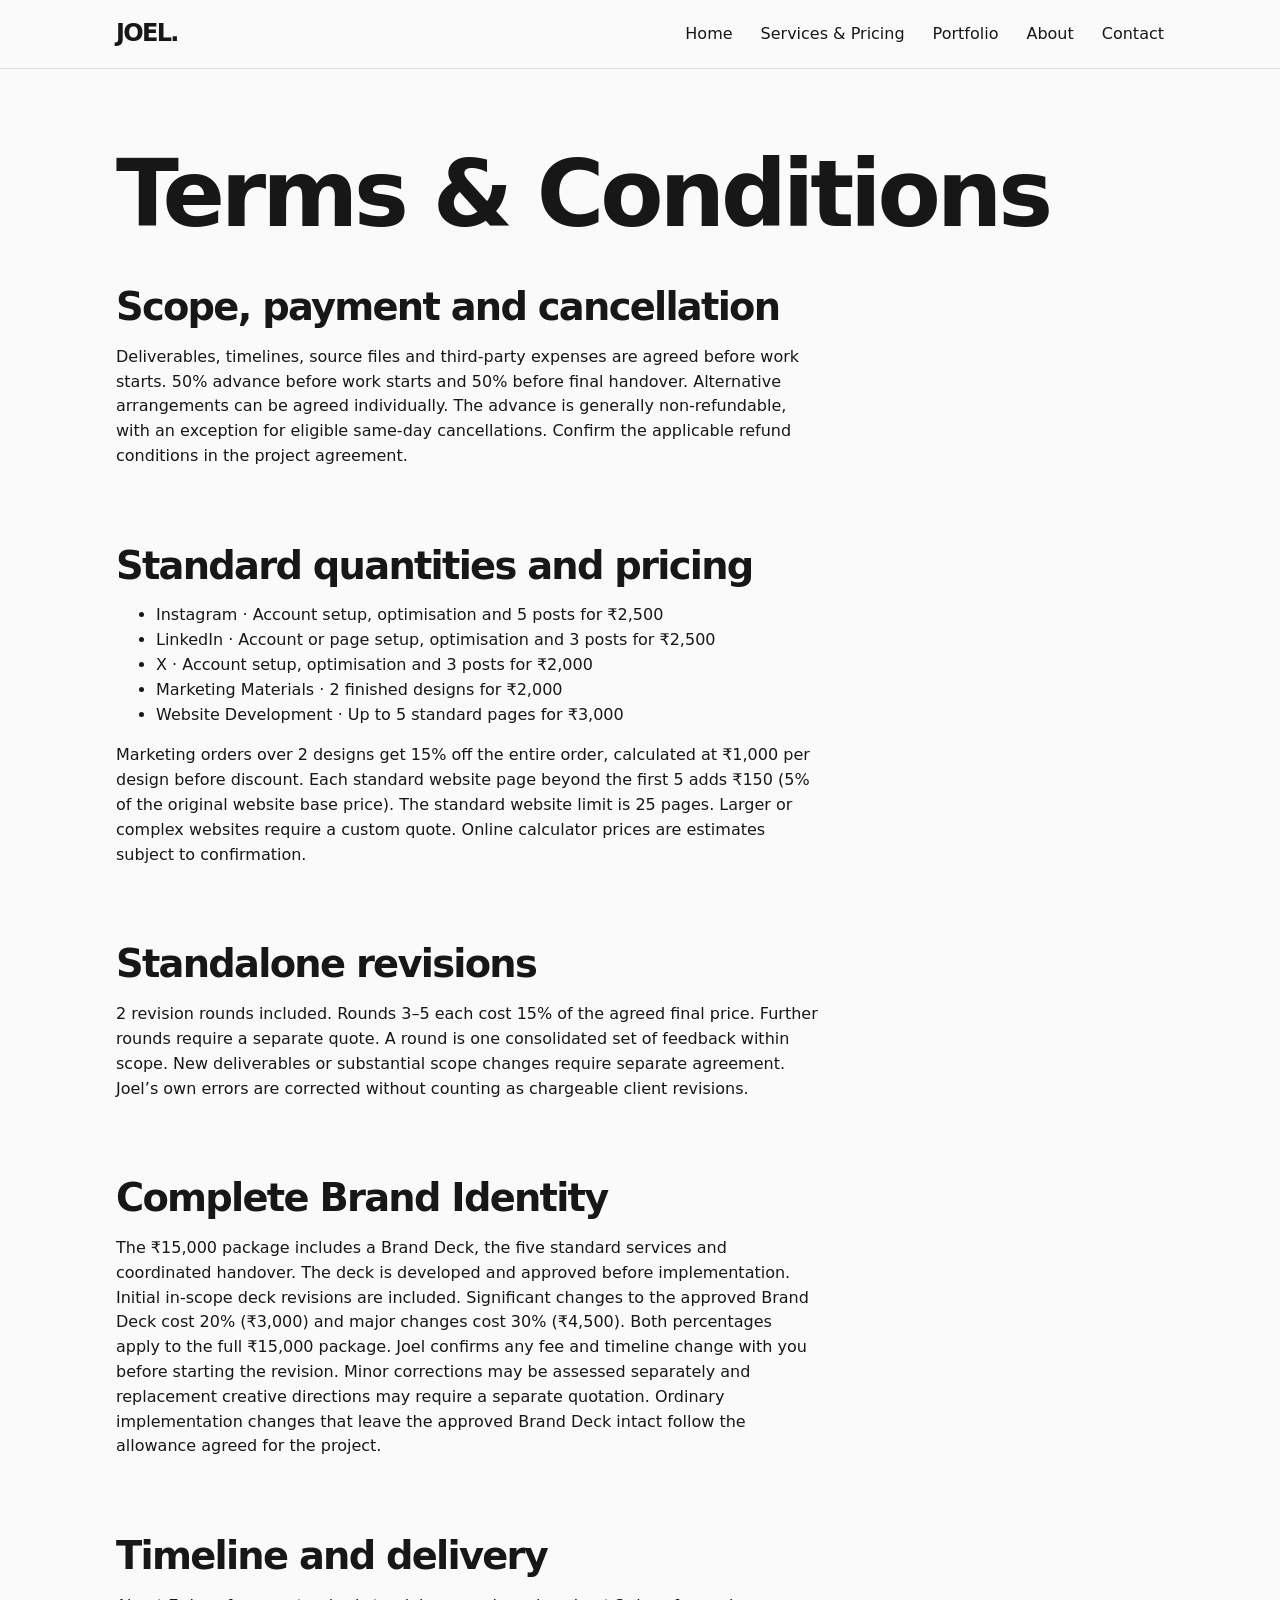
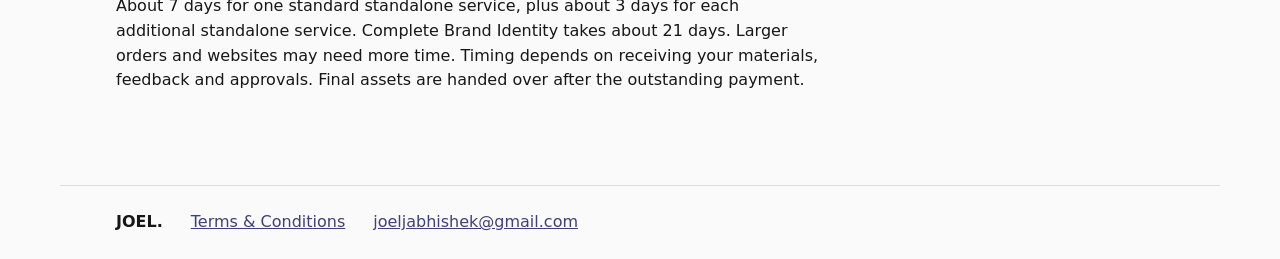
<file: terms.html>
<!doctype html><html lang="en"><meta charset="utf-8"><meta name="viewport" content="width=device-width,initial-scale=1"><title>Terms &amp; Conditions | JOEL.</title><link rel="stylesheet" href="joel.css"><header><div class="bar"><a class="logo" href="index.html">JOEL.</a><button type="button" id="menu" aria-expanded="false" aria-controls="nav">Menu</button><nav id="nav" aria-label="Main navigation"><a href="index.html">Home</a><a href="services.html">Services &amp; Pricing</a><a href="portfolio.html">Portfolio</a><a href="about.html">About</a><a href="contact.html">Contact</a></nav></div></header><main><h1>Terms &amp; Conditions</h1><section><h2>Scope, payment and cancellation</h2><p>Deliverables, timelines, source files and third-party expenses are agreed before work starts. 50% advance before work starts and 50% before final handover. Alternative arrangements can be agreed individually. The advance is generally non-refundable, with an exception for eligible same-day cancellations. Confirm the applicable refund conditions in the project agreement.</p></section><section><h2>Standard quantities and pricing</h2><ul><li>Instagram · Account setup, optimisation and 5 posts for ₹2,500</li><li>LinkedIn · Account or page setup, optimisation and 3 posts for ₹2,500</li><li>X · Account setup, optimisation and 3 posts for ₹2,000</li><li>Marketing Materials · 2 finished designs for ₹2,000</li><li>Website Development · Up to 5 standard pages for ₹3,000</li></ul><p>Marketing orders over 2 designs get 15% off the entire order, calculated at ₹1,000 per design before discount. Each standard website page beyond the first 5 adds ₹150 (5% of the original website base price). The standard website limit is 25 pages. Larger or complex websites require a custom quote. Online calculator prices are estimates subject to confirmation.</p></section><section><h2>Standalone revisions</h2><p>2 revision rounds included. Rounds 3–5 each cost 15% of the agreed final price. Further rounds require a separate quote. A round is one consolidated set of feedback within scope. New deliverables or substantial scope changes require separate agreement. Joel’s own errors are corrected without counting as chargeable client revisions.</p></section><section><h2>Complete Brand Identity</h2><p>The ₹15,000 package includes a Brand Deck, the five standard services and coordinated handover. The deck is developed and approved before implementation. Initial in-scope deck revisions are included. Significant changes to the approved Brand Deck cost 20% (₹3,000) and major changes cost 30% (₹4,500). Both percentages apply to the full ₹15,000 package. Joel confirms any fee and timeline change with you before starting the revision. Minor corrections may be assessed separately and replacement creative directions may require a separate quotation. Ordinary implementation changes that leave the approved Brand Deck intact follow the allowance agreed for the project.</p></section><section><h2>Timeline and delivery</h2><p>About 7 days for one standard standalone service, plus about 3 days for each additional standalone service. Complete Brand Identity takes about 21 days. Larger orders and websites may need more time. Timing depends on receiving your materials, feedback and approvals. Final assets are handed over after the outstanding payment.</p></section></main><footer><strong>JOEL.</strong><a href="terms.html">Terms &amp; Conditions</a><a href="mailto:joeljabhishek@gmail.com">joeljabhishek@gmail.com</a></footer><script src="joel.js" defer></script></html>
</file>
<file: joel.css>
*{box-sizing:border-box} :root{font-family:system-ui,sans-serif;color:#171717;background:#fafafa;line-height:1.55} body{margin:0} a{color:#3e4179} img{display:block;max-width:100%;height:auto} :focus-visible{outline:3px solid #6269ab;outline-offset:3px} header{position:sticky;top:0;background:#fafafa;border-bottom:1px solid #ddd;z-index:1} .bar,main,footer{width:min(1160px,100%);margin:auto;padding-inline:clamp(16px,5vw,56px)} .bar,nav,footer,.actions{display:flex;align-items:center;gap:clamp(12px,2.5vw,28px);flex-wrap:wrap} .bar{justify-content:space-between;min-height:68px} .logo{font-weight:900;font-size:1.5rem;letter-spacing:-.07em;color:inherit;text-decoration:none} nav a{color:inherit;text-decoration:none} nav a:hover,nav a[aria-current]{text-decoration:underline;text-underline-offset:5px} #menu{display:none} main{min-height:70vh;padding-block:clamp(28px,6vw,76px)} footer{border-top:1px solid #ddd;padding-block:24px} footer a{overflow-wrap:anywhere} h1,h2,h3{line-height:1.08;margin:0 0 .45em;letter-spacing:-.045em} h1{font-size:clamp(2.65rem,7.2vw,6.4rem)} h2{font-size:clamp(1.45rem,3vw,2.45rem)} .card h2{font-size:1.45rem} p{max-width:69ch} .intro,.hero>p:not(.eyebrow){font-size:clamp(1.08rem,2vw,1.33rem);color:#525252} .eyebrow{font-size:.84rem;font-weight:700;color:#535683;letter-spacing:.06em} .hero{padding-block:12px 38px} section+section{margin-top:clamp(32px,7vw,76px)} .actions{margin-top:22px} .button,button{display:inline-flex;align-items:center;min-height:44px;border:0;border-radius:8px;background:#25263a;color:#fff;padding:10px 15px;font:inherit;font-weight:650;text-decoration:none;cursor:pointer} .button:hover,button:hover{background:#454875} .feature,.card,form,.steps li{background:white;border:1px solid #ddd;border-radius:16px;padding:clamp(15px,3vw,28px)} .feature{display:grid;grid-template-columns:1.35fr 1fr;gap:clamp(16px,4vw,42px);align-items:center} .feature img{border-radius:9px;width:100%} .cards,.steps,.gallery{display:grid;gap:16px;grid-template-columns:repeat(3,minmax(0,1fr))} .card{scroll-margin-top:90px} a.card{color:inherit;text-decoration:none} a.card:hover{border-color:#636697} .price{font-size:1.4rem;font-weight:750} .steps{grid-template-columns:repeat(4,minmax(0,1fr));list-style:none;padding:0} .gallery{grid-template-columns:repeat(4,minmax(0,1fr))} .social{grid-template-columns:repeat(3,minmax(0,1fr))} figure{margin:0} figure img{border-radius:8px;width:100%;border:1px solid #ddd} figcaption{font-size:.88rem;margin-top:6px;color:#555} dialog{max-width:min(94vw,1240px);max-height:94vh;border:0;border-radius:12px;padding:12px;background:#fafafa} dialog::backdrop{background:#151520cf} dialog button{margin-bottom:10px} dialog img{max-height:76vh;object-fit:contain;margin:auto} .call{background:#eaeaf3;padding:clamp(18px,4vw,36px);border-radius:16px} .project-hero{margin-top:24px} .contact{display:grid;grid-template-columns:minmax(0,1fr) minmax(0,1.4fr);gap:24px} .contact h1{font-size:clamp(2rem,5vw,4.2rem)} .contact a{overflow-wrap:anywhere} .fields{display:grid;grid-template-columns:repeat(2,minmax(0,1fr));gap:14px} .full{grid-column:1/-1} label{display:block;font-weight:650} label span,small{font-weight:400;color:#555} input,select,textarea{display:block;width:100%;margin-top:6px;min-height:44px;border:1px solid #888;border-radius:7px;padding:8px;font:inherit;background:white;color:inherit} small{display:block;margin-block:14px}
@media(max-width:850px){.cards,.steps,.gallery,.social{grid-template-columns:repeat(2,minmax(0,1fr))}} @media(max-width:650px){.bar{gap:0}.bar nav{width:100%;padding:8px 0 13px}.js #menu{display:inline-flex}.js nav{display:none}.js nav.open{display:flex}.contact,.feature,.cards{grid-template-columns:1fr}} @media(max-width:430px){.fields,.steps{grid-template-columns:1fr}}
</file>
<file: pricing.css>
.service-catalogue{display:grid;grid-template-columns:repeat(2,minmax(0,1fr));gap:18px}.service-card{display:flex;flex-direction:column;align-items:flex-start}.service-card h3{margin-top:.8rem}.service-card>.button{margin-top:auto}.service-card .price{margin:.2em 0}.price small{display:inline;margin:0}.included{padding:0;list-style:none;margin:.35em 0}.included li{padding-left:1.5rem;position:relative;margin:.4em 0}.included li::before{content:"✓";color:#485388;position:absolute;left:0;font-weight:800}.brand-card{grid-column:1/-1}.service-facts,.estimate{width:100%;margin:0 0 1rem}.service-facts div{margin:.65em 0}.service-facts dt{font-weight:700}.service-facts dd,.estimate dd{margin:0}.calculator{width:100%;margin:1rem 0 0;padding:14px;background:#f3f3f8;border-radius:10px}.quantity-controls{display:grid;grid-template-columns:44px minmax(60px,110px) 44px;gap:6px;margin:.5rem 0}.quantity-controls button{justify-content:center}.quantity-controls button:disabled{opacity:.45;cursor:default}.quantity-controls input{margin:0}.estimate div{display:flex;justify-content:space-between;gap:12px;border-bottom:1px solid #ddd;padding:.3em 0}.estimate dd{text-align:right}.estimate-note{font-size:.9rem;color:#555}.calculator [data-note]:empty{display:none}[hidden]{display:none!important}.comparison table{border-collapse:collapse;width:100%;text-align:left;background:white}.comparison td,.comparison th{padding:12px;border-bottom:1px solid #ddd}.faq details{border-bottom:1px solid #ddd;padding:12px 0}.faq summary{cursor:pointer;font-weight:700}.faq p{margin:.55em 0 0}
@media(max-width:680px){.service-catalogue{grid-template-columns:1fr}.comparison table,.comparison tbody,.comparison tr,.comparison th,.comparison td{display:block}.comparison thead{position:absolute;clip-path:inset(50%);width:1px;height:1px;overflow:hidden}.comparison tr{border:1px solid #ddd;margin-bottom:10px;border-radius:8px;padding:8px}.comparison td,.comparison th{border:0;padding:4px 8px}.comparison td::before{content:attr(data-label) " · ";font-weight:650}}
</file>
